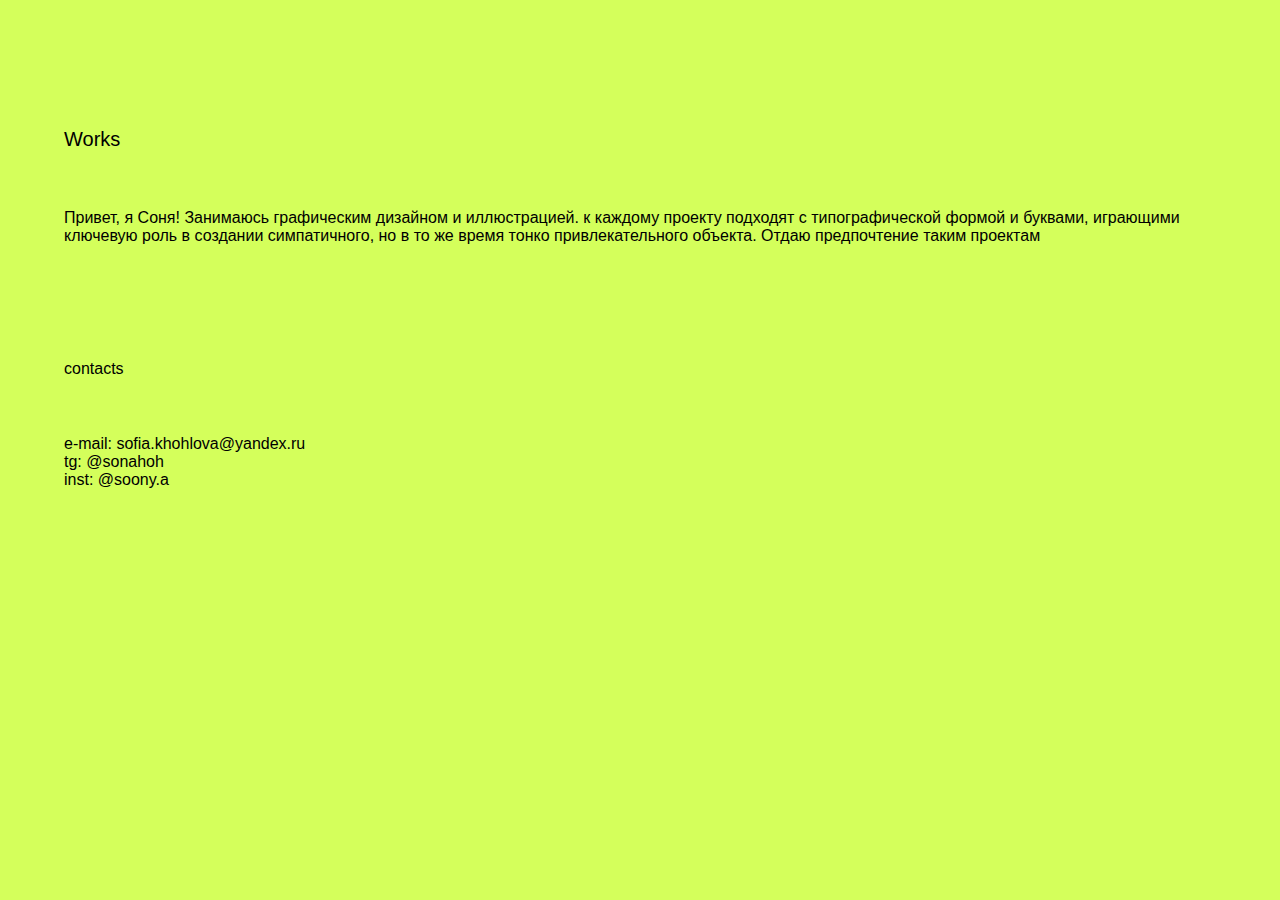
<file: about.html>
<!DOCTYPE html>
<html lang="en">
<head>
    <meta charset="UTF-8">
    <meta http-equiv="X-UA-Compatible" content="IE=edge">
    <meta name="viewport" content="width=device-width, initial-scale=1.0">
    <title>Сайт</title>
    <link rel="preconnect" href="https://fonts.googleapis.com">
    <link rel="preconnect" href="https://fonts.gstatic.com" crossorigin>
    <link href="https://fonts.googleapis.com/css2?family=Roboto:wght@500&display=swap" rel="stylesheet">
    <link rel="stylesheet" href="./about.css">
</head>
<body>
    <main>
        <div class="container">
            <a href="./index.html" class="logo">Works</a>
            <p class="about">Привет, я Соня! Занимаюсь графическим дизайном и иллюстрацией. к каждому проекту подходят с типографической формой 
                и буквами, играющими ключевую роль в создании симпатичного, но в то же время тонко привлекательного объекта. Отдаю предпочтение таким проектам</p>
            <p class="contacts">contacts</p>
            <p class="email">e-mail: sofia.khohlova@yandex.ru</p>
            <p class="telegram">tg: @sonahoh</p>
            <p class="instagram">inst: @soony.a</p>
        </div>
    </main>
    <!---<script src="сайт для Сони.js"></script>--->
</body>
</html>
</file>
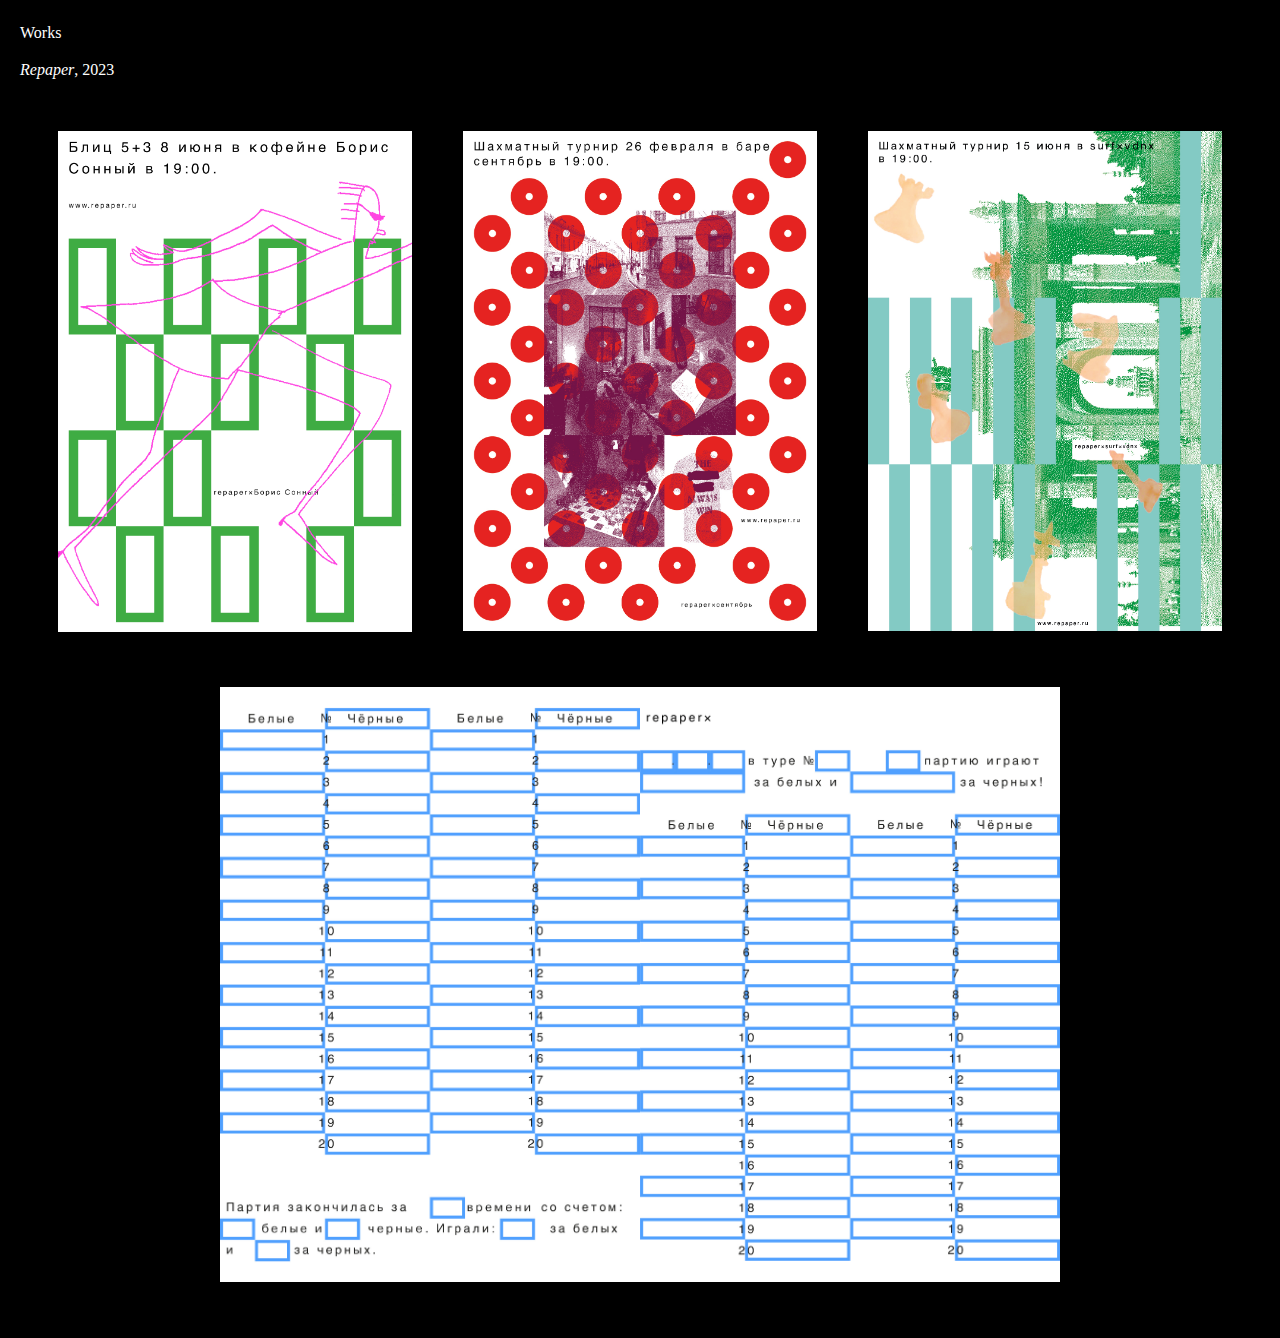
<file: chess.html>
<!DOCTYPE html>
<html lang="en">
<head>
    <meta charset="UTF-8">
    <meta http-equiv="X-UA-Compatible" content="IE=edge">
    <meta name="viewport" content="width=device-width, initial-scale=1.0">
    <title>Сайт</title>
    <link rel="preconnect" href="https://fonts.googleapis.com">
    <link rel="preconnect" href="https://fonts.gstatic.com" crossorigin>
    <link href="https://fonts.googleapis.com/css2?family=Roboto:wght@500&display=swap" rel="stylesheet">
    <link rel="stylesheet" href="./chess.css">
</head>
<body>
    <main>
        <div class="container">
            <div class="about1">
                <a href="./index.html" class="about">
                    <p>Works</p>
                </a>
                <a class="download">
                    <p><br><i>Repaper</i>, 2023</p>
                </a>
            </div>
            <div class="frame">
                <div class="one-three">
                    <div class="one object">
                        <img src="./портфолио/рееп/пл сен 45 26 число.jpg">
                    </div>
                    <div class="two object">
                        <img src="./портфолио/рееп/пл сен 23 июня4.jpg">
                    </div>
                    <div class="three object">
                        <img src="./портфолио/рееп/пл сен 23 июня.jpg">
                    </div>
                </div>
                <div class="four-five">
                    <div class="four object">
                        <img src="./портфолио/рееп/бл 2-01.jpg">
                    </div>
                    <div class="five object">
                        <img src="./портфолио/рееп/бл 1-01.jpg">
                    </div>
                </div>
            </div>
        </div>
    </main>
    <!---<script src="сайт для Сони.js"></script>--->
</body>
</html>
</file>
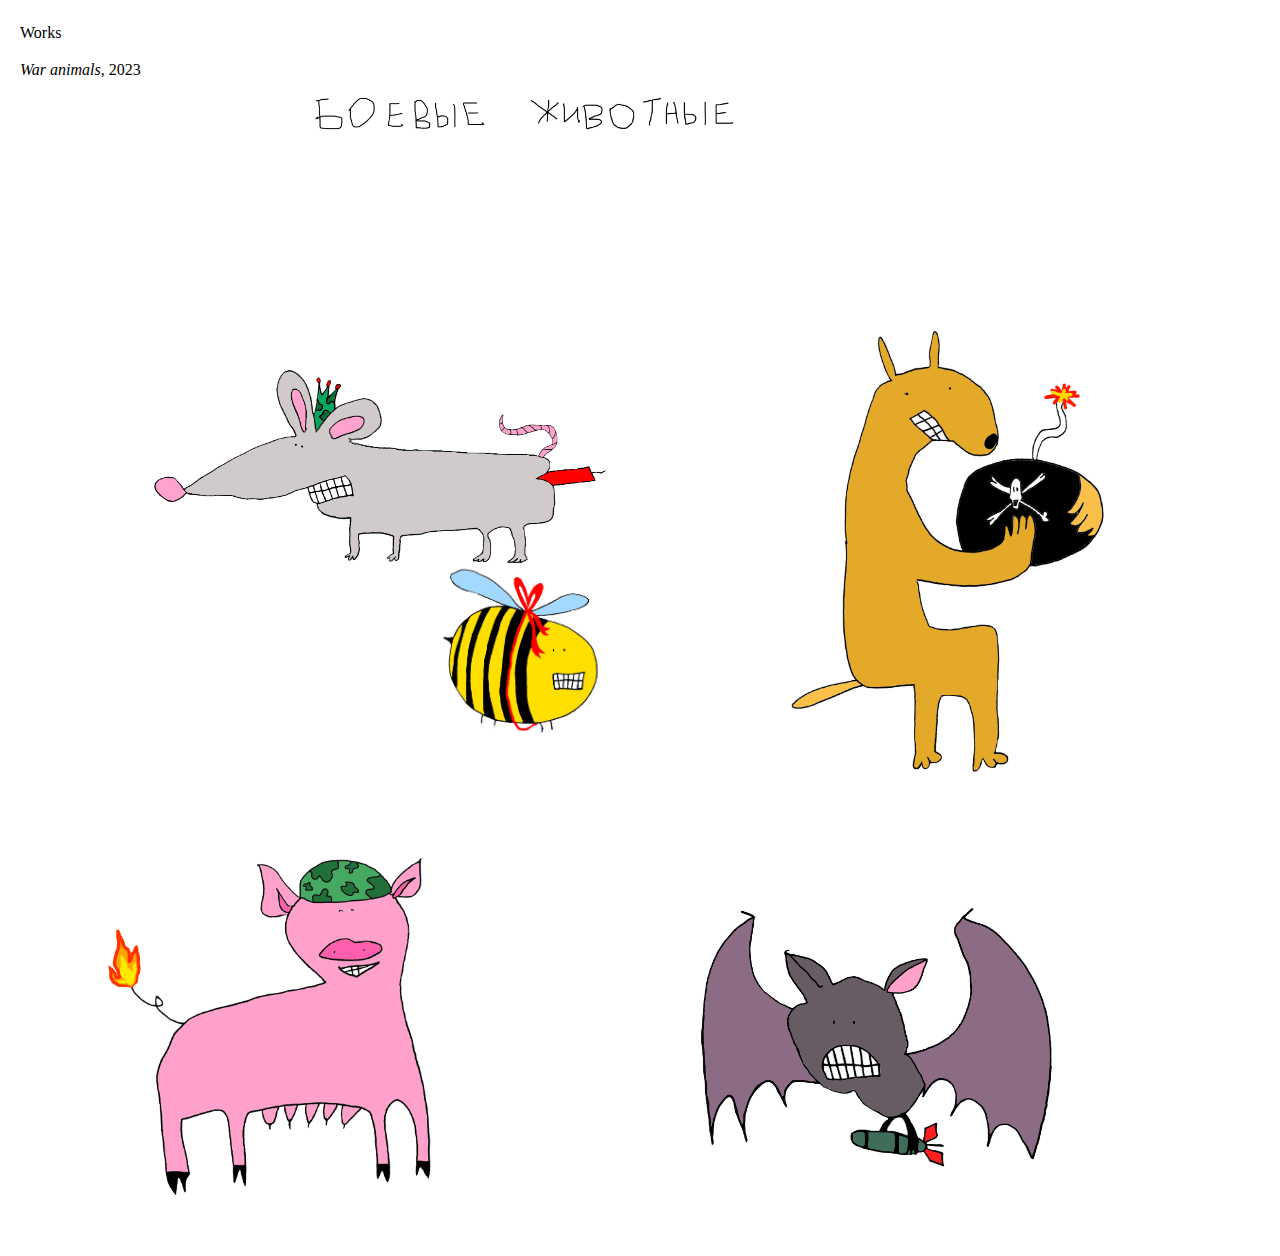
<file: fighting_animals.html>
<!DOCTYPE html>
<html lang="en">
<head>
    <meta charset="UTF-8">
    <meta http-equiv="X-UA-Compatible" content="IE=edge">
    <meta name="viewport" content="width=device-width, initial-scale=1.0">
    <title>Сайт</title>
    <link rel="preconnect" href="https://fonts.googleapis.com">
    <link rel="preconnect" href="https://fonts.gstatic.com" crossorigin>
    <link href="https://fonts.googleapis.com/css2?family=Roboto:wght@500&display=swap" rel="stylesheet">
    <link rel="stylesheet" href="./fighting_animals.css">
</head>
<body>
    <main>
        <div class="container">
            <div class="about1">
                <a href="./index.html" class="about">
                    <p>Works</p>
                </a>
                <a class="download">
                    <p><br/><i>War animals</i>, 2023</p>
                </a>
            </div>
            <div class="frame">
                <div class="name object">
                    <img src="./портфолио/боевые животные/плакат инфографика соня х2.png">
                </div>
                <div class="rat object">
                    <img src="./портфолио/боевые животные/крыса 2.png">
                </div>
                <div class="dog object">
                    <img src="./портфолио/боевые животные/собака.png">
                </div>
                <div class="bat object">
                    <img src="./портфолио/боевые животные/летучая мышь.png">
                </div>
                <div class="bees object">
                    <img src="./портфолио/боевые животные/пчела.png">
                </div>
                <div class="pig object">
                    <img src="./портфолио/боевые животные/свинья.png">
                </div>
            </div>
        </div>
    </main>
    <!---<script src="сайт для Сони.js"></script>--->
</body>
</html>
</file>
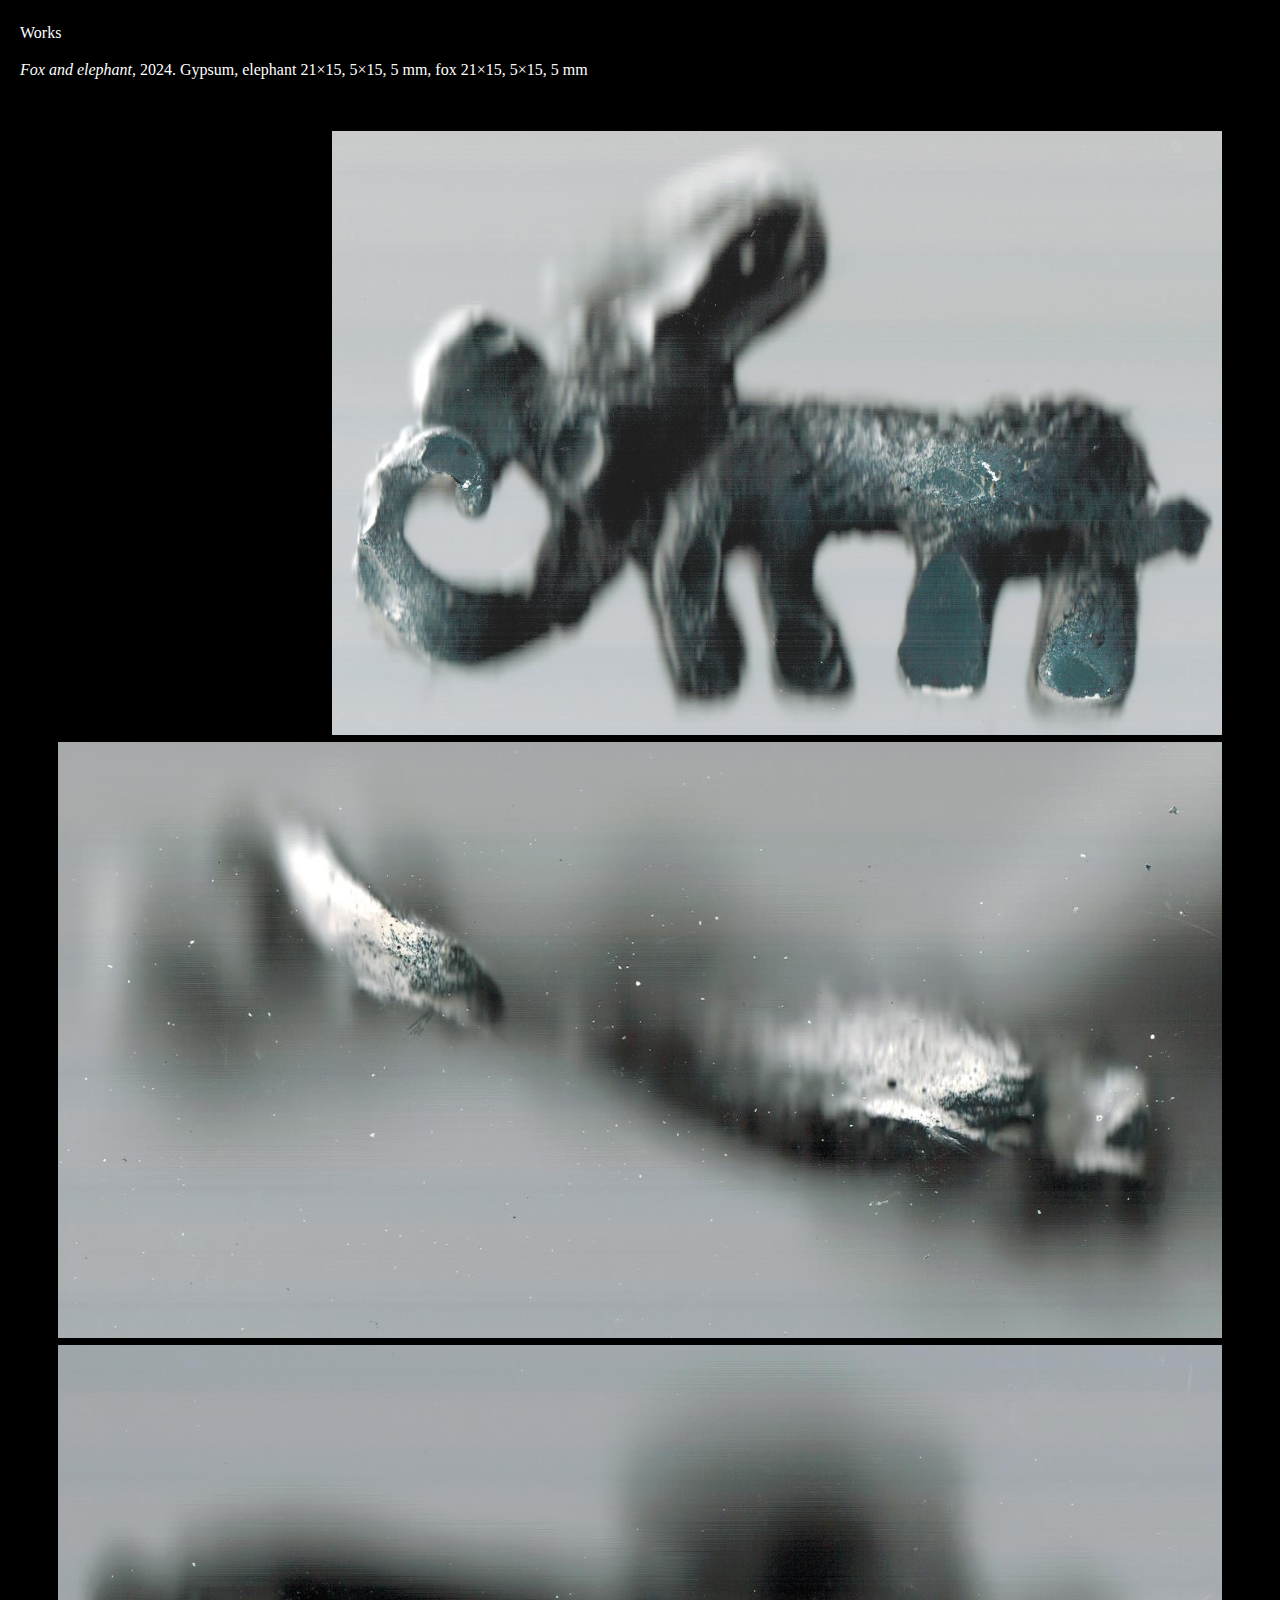
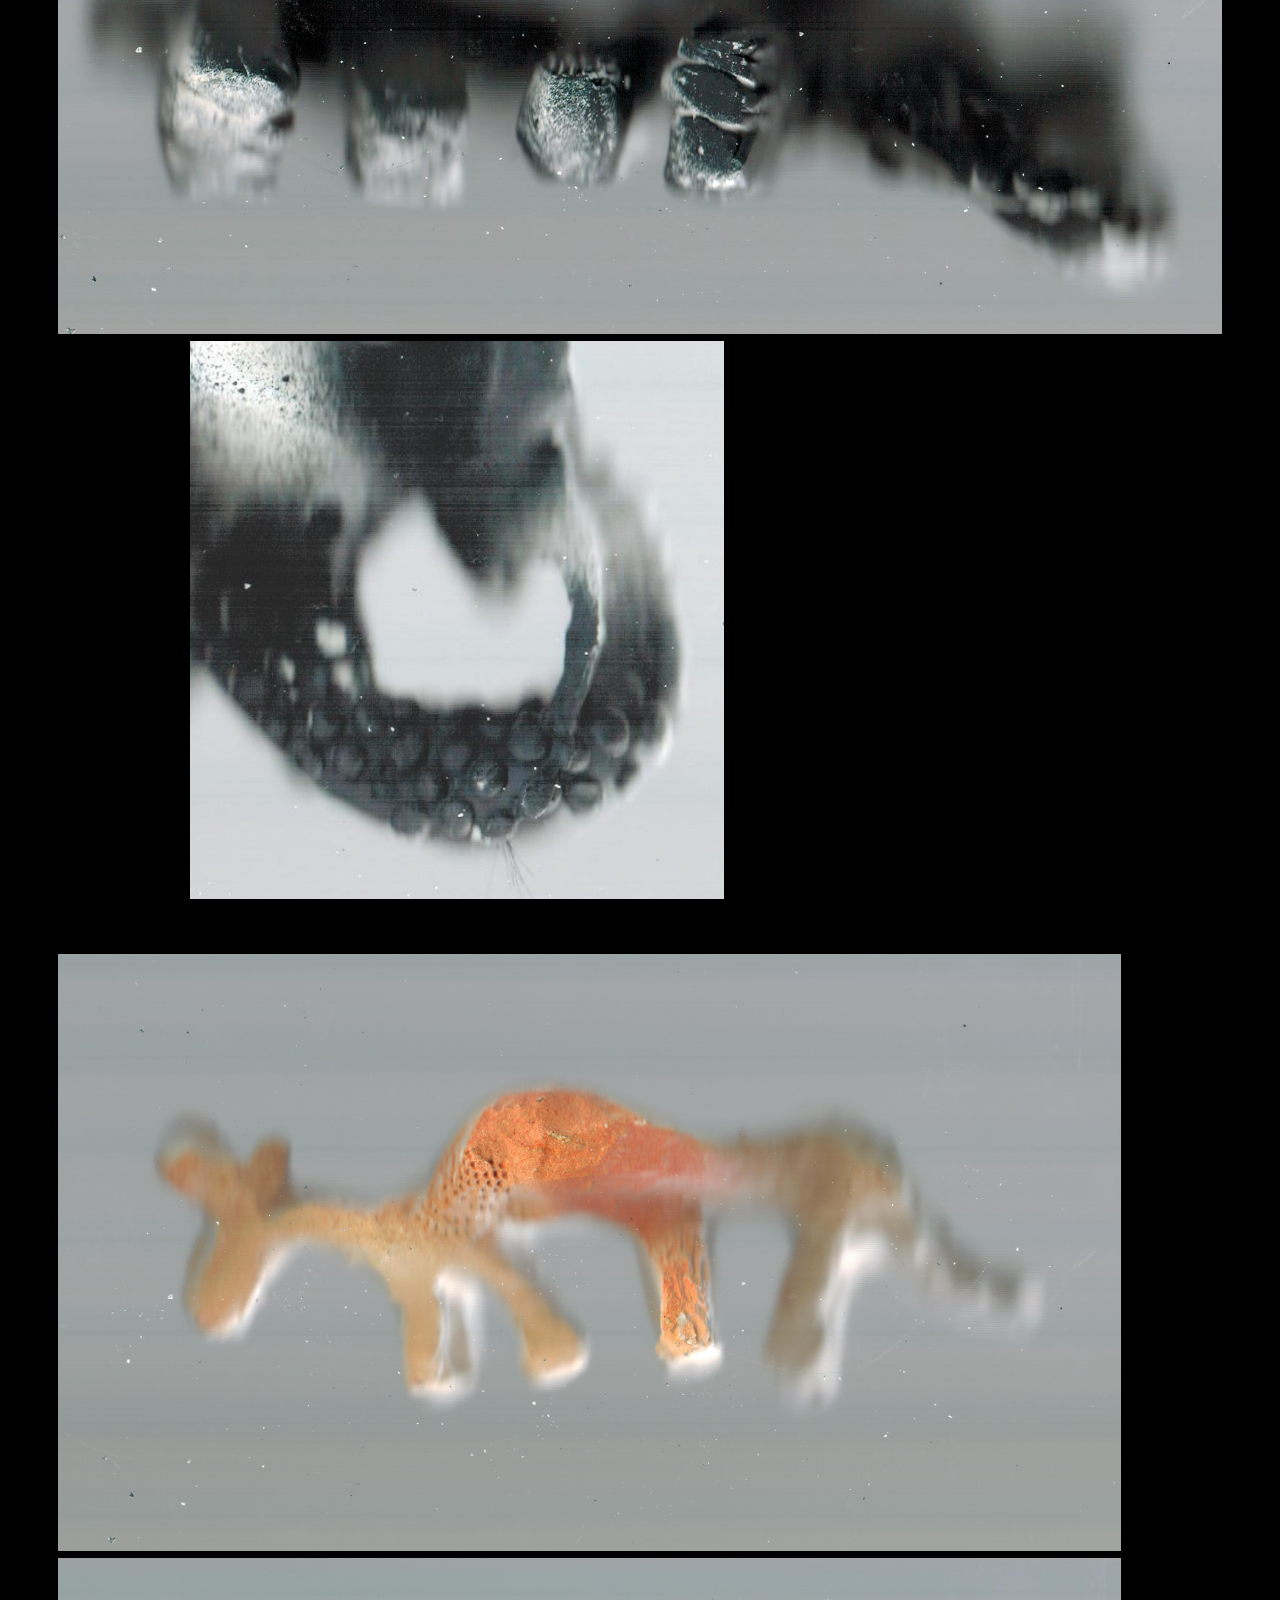
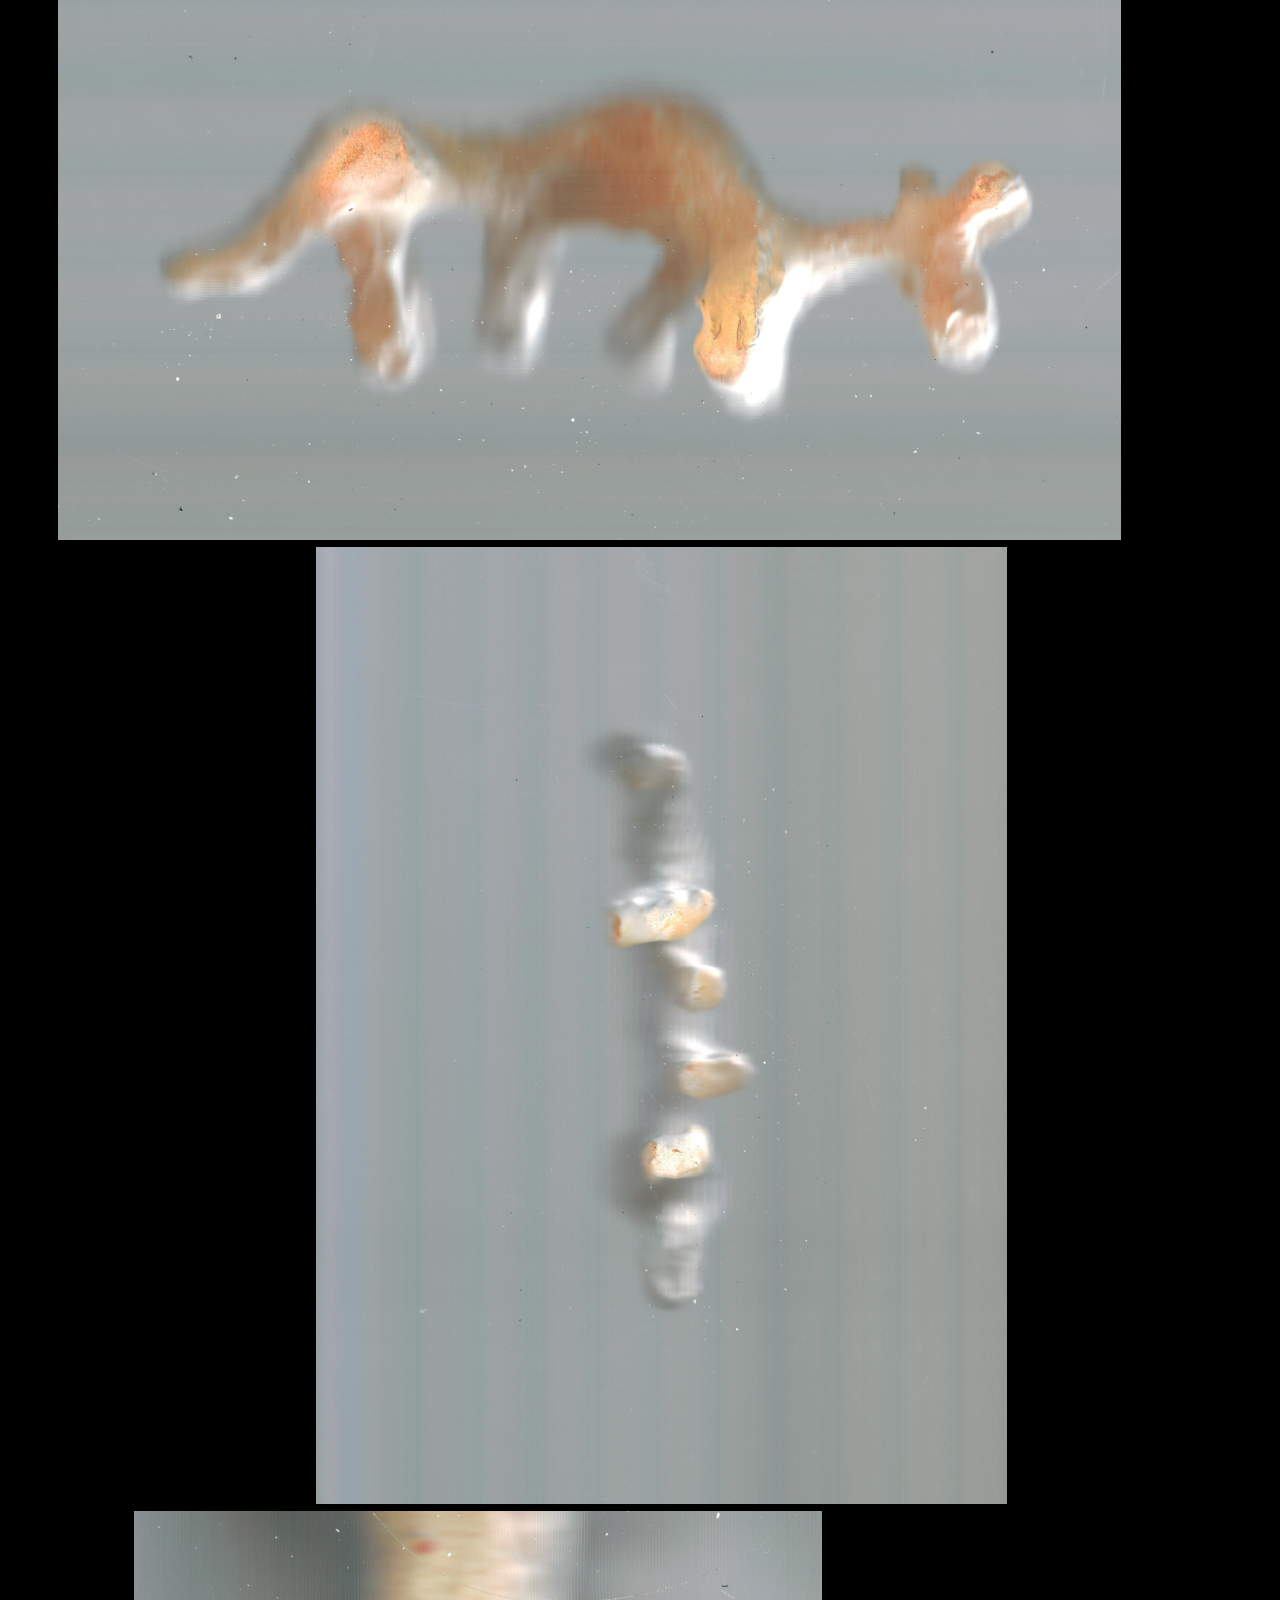
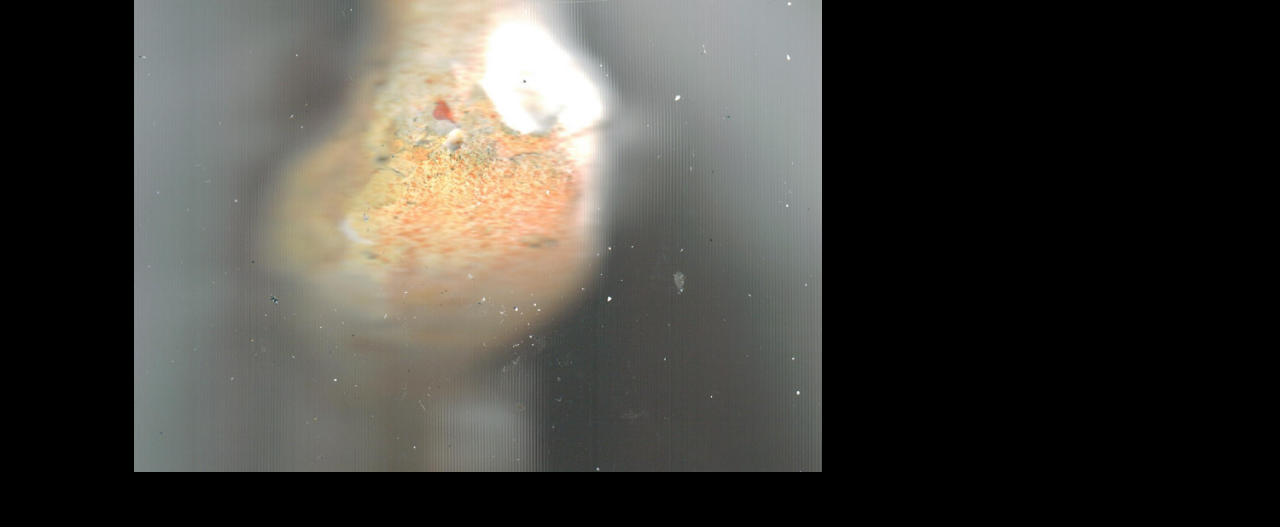
<file: fox-elephant.html>
<!DOCTYPE html>
<html lang="en">
<head>
    <meta charset="UTF-8">
    <meta http-equiv="X-UA-Compatible" content="IE=edge">
    <meta name="viewport" content="width=device-width, initial-scale=1.0">
    <title>Сайт</title>
    <link rel="preconnect" href="https://fonts.googleapis.com">
    <link rel="preconnect" href="https://fonts.gstatic.com" crossorigin>
    <link href="https://fonts.googleapis.com/css2?family=Roboto:wght@500&display=swap" rel="stylesheet">
    <link rel="stylesheet" href="./fox-elephant.css">
</head>
<body>
    <main>
        <div class="container">
            <div class="about1">
                <a href="./index.html" class="about">
                    <p>Works</p>
                </a>
                <a class="download">
                    <p><br><i>Fox and elephant</i>, 2024. Gypsum, elephant 
                        21×15, 5×15, 5 mm, fox 21×15, 5×15, 5 mm</p>
                </a>
            </div>
            <div class="frame">
                <div class="one object">
                    <img src="./портфолио/слон и лис/001.jpg">
                </div>
                <div class="two object">
                    <img src="./портфолио/слон и лис/005.jpg">
                </div>
                <div class="three object">
                    <img src="./портфолио/слон и лис/004.jpg">
                </div>
                <div class="four object">
                    <img src="./портфолио/слон и лис/1673126474-01.jpg">
                </div>
                <div class="five object">
                    <img src="./портфолио/слон и лис/010.jpg">
                </div>
                <div class="six object">
                    <img src="./портфолио/слон и лис/011.jpg">
                </div>
                <div class="seven object">
                    <img src="./портфолио/слон и лис/012-01.jpg">
                </div>
                <div class="eight object">
                    <img src="./портфолио/слон и лис/16731264741-01.jpg">
                </div>
            </div>
        </div>
    </main>
    <!---<script src="сайт для Сони.js"></script>--->
</body>
</html>
</file>
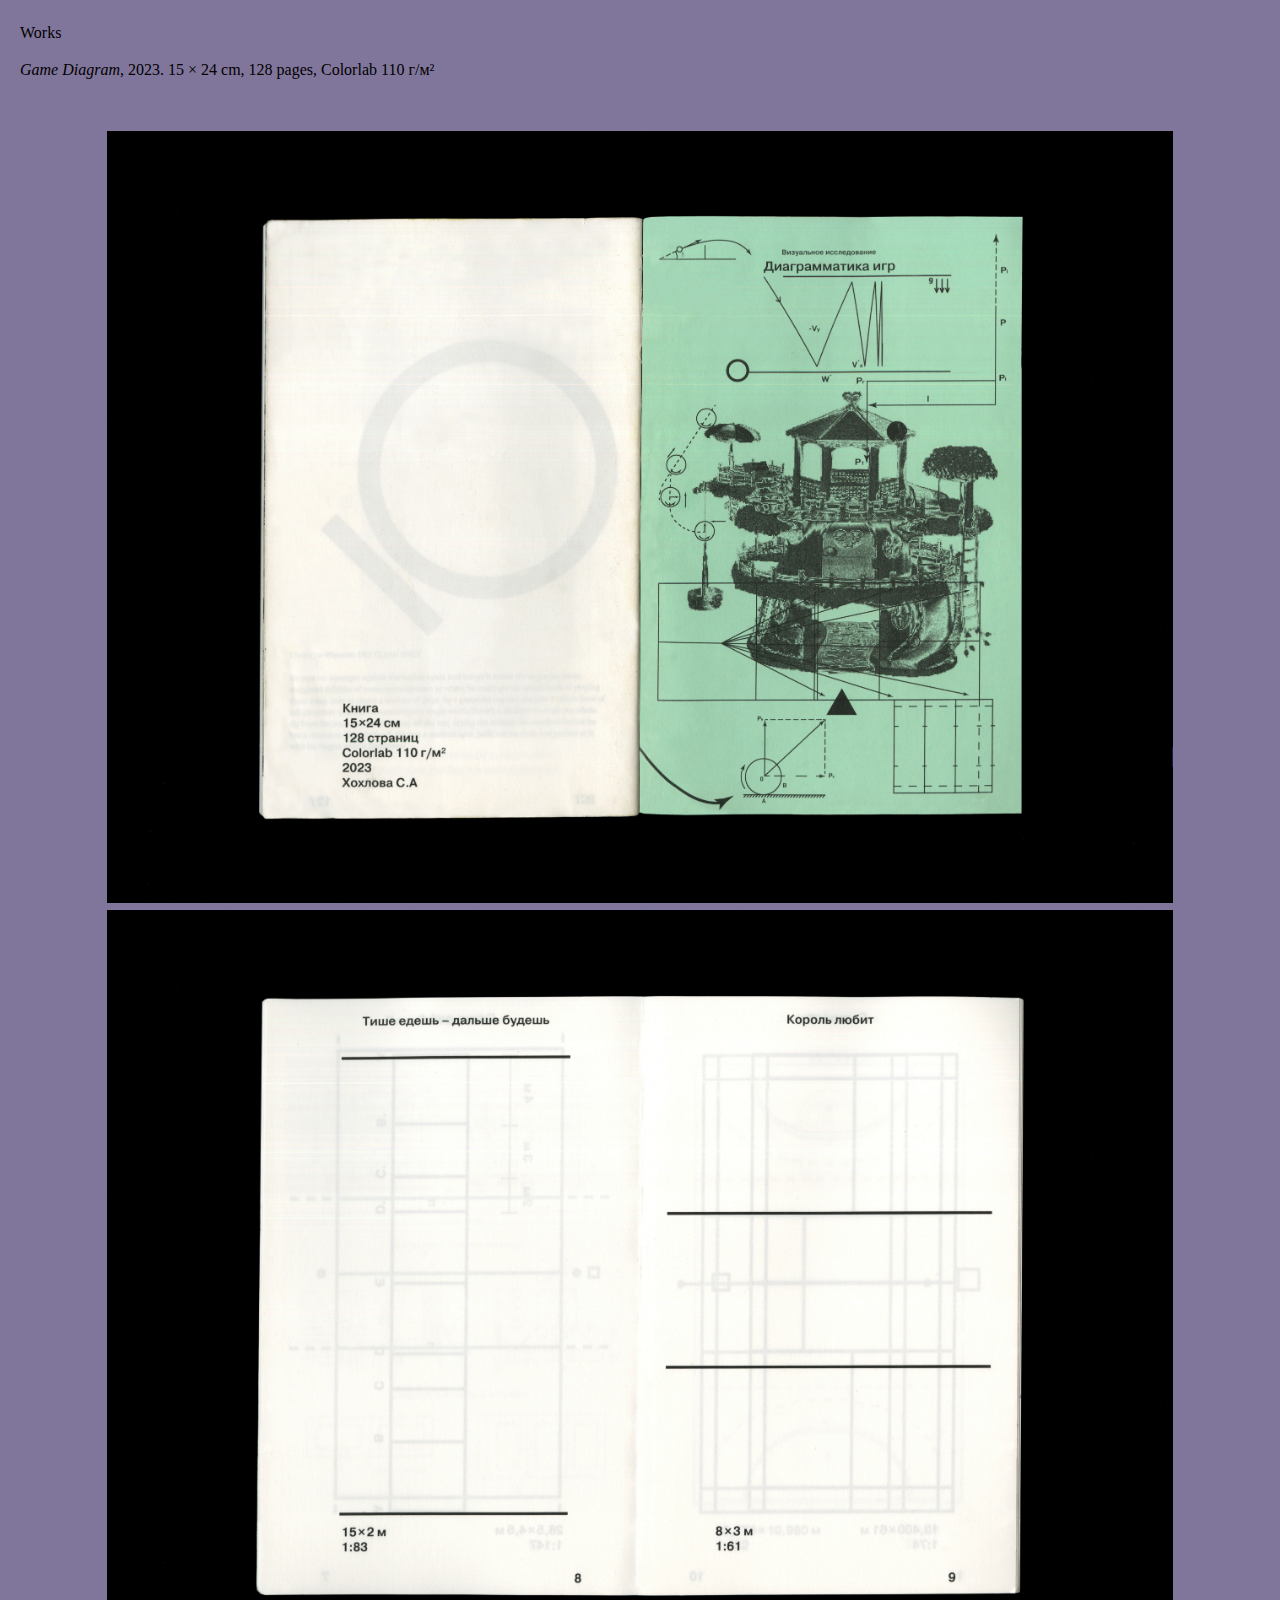
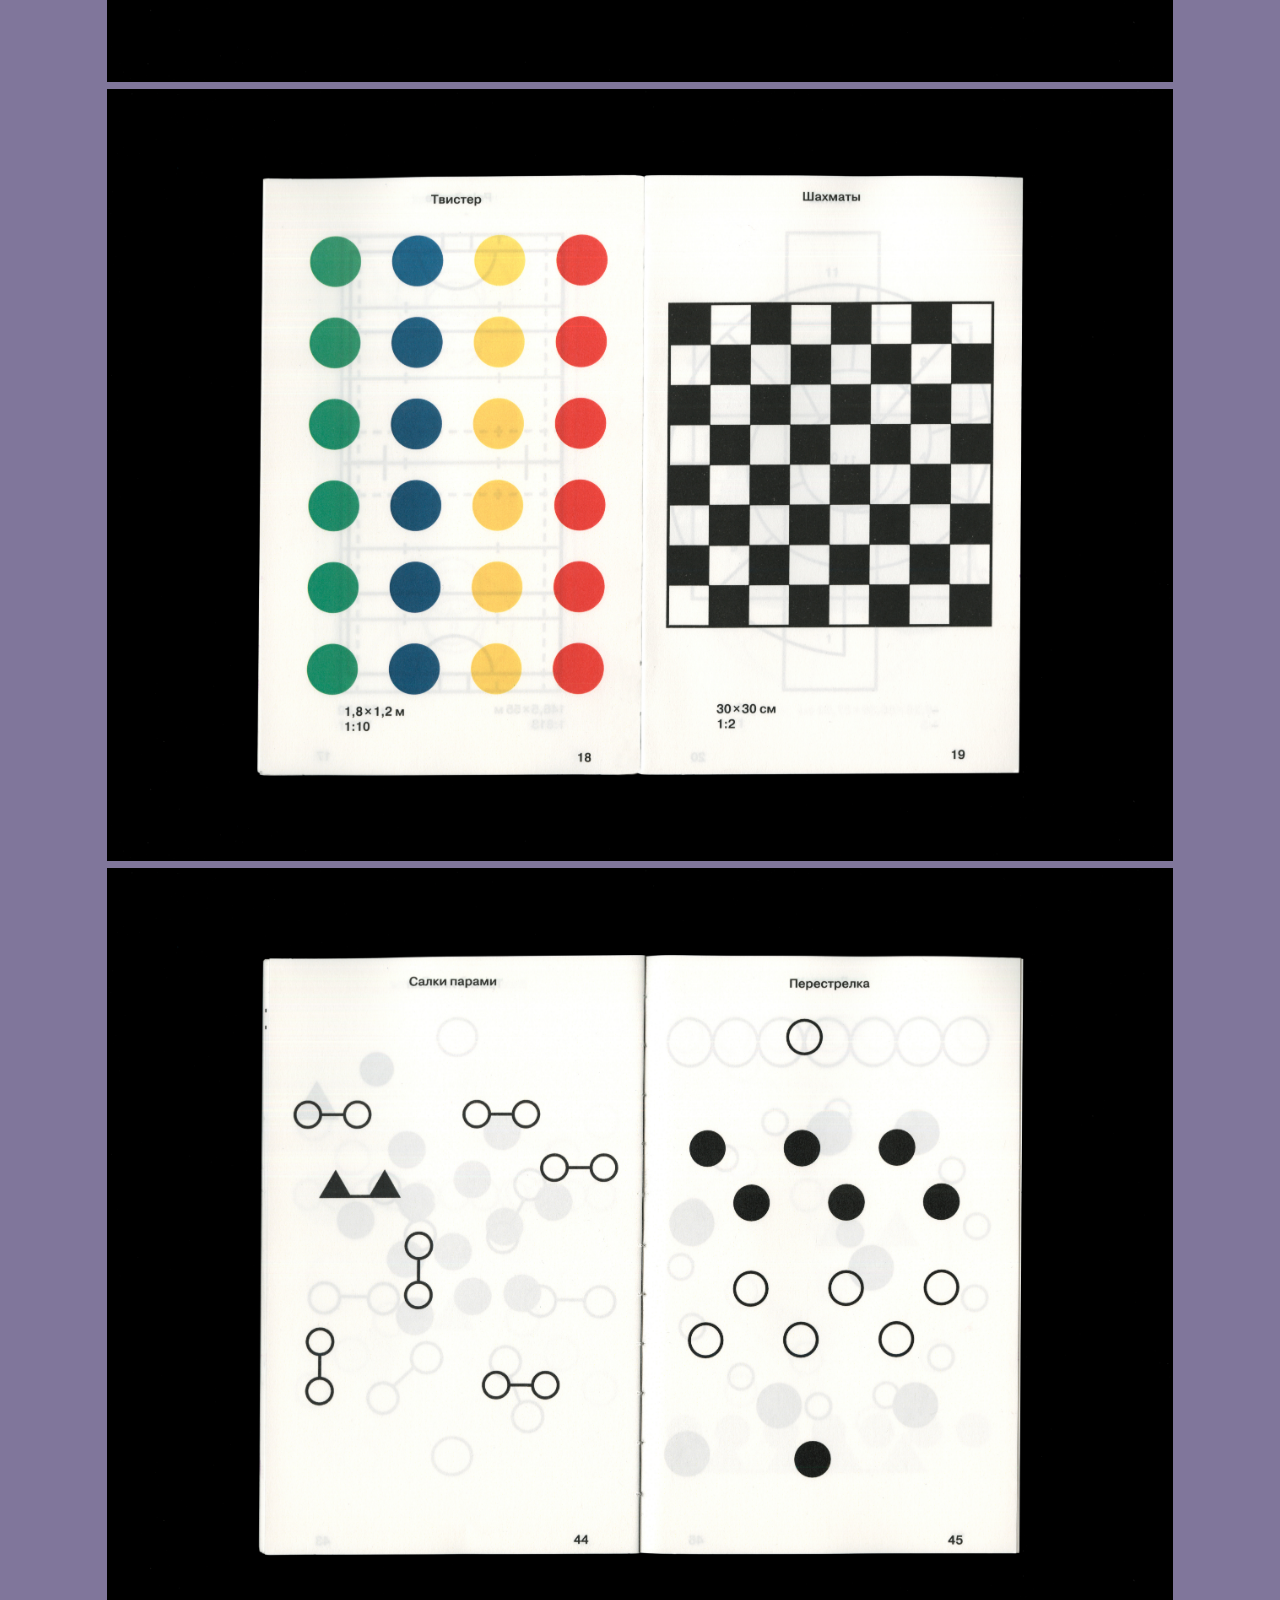
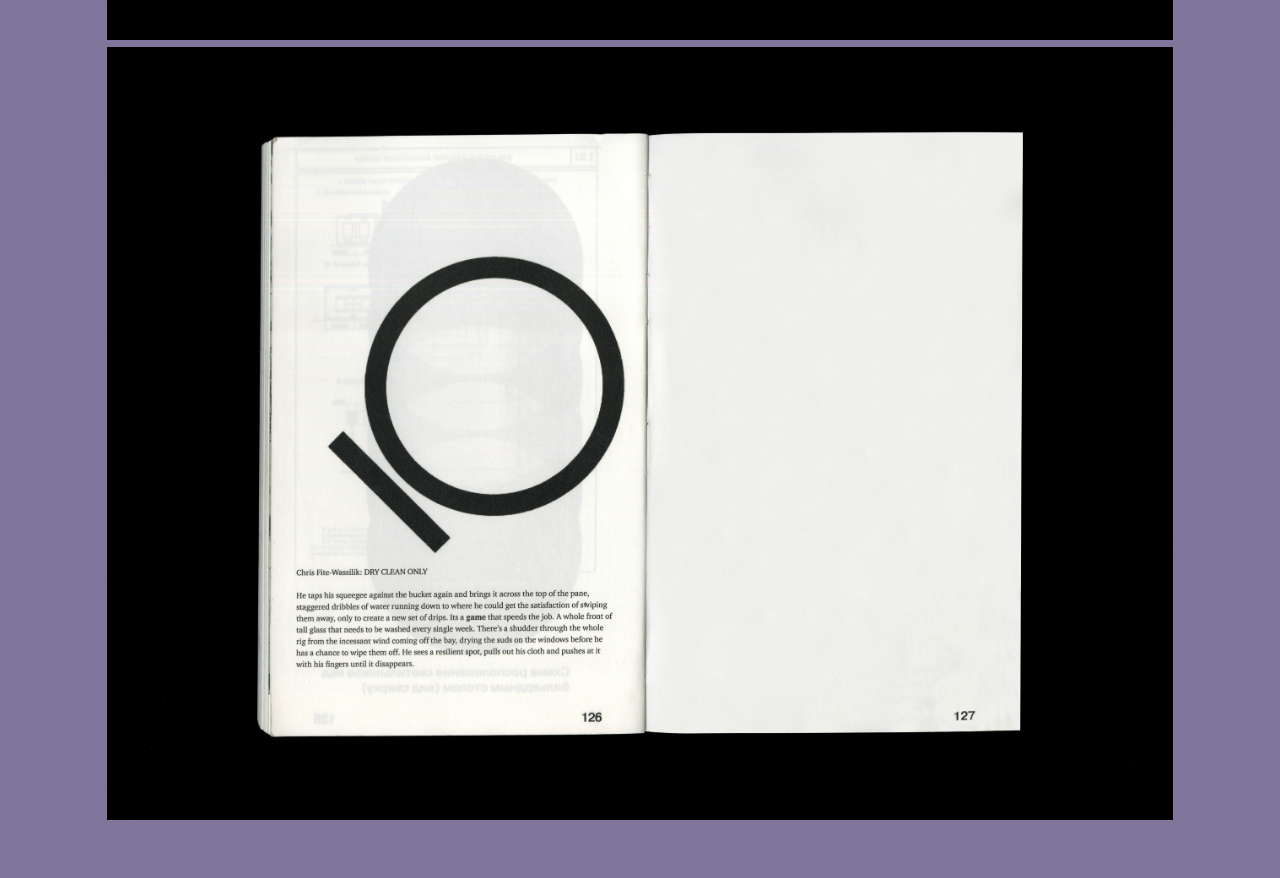
<file: game-diagrams.html>
<!DOCTYPE html>
<html lang="en">
<head>
    <meta charset="UTF-8">
    <meta http-equiv="X-UA-Compatible" content="IE=edge">
    <meta name="viewport" content="width=device-width, initial-scale=1.0">
    <title>Сайт</title>
    <link rel="preconnect" href="https://fonts.googleapis.com">
    <link rel="preconnect" href="https://fonts.gstatic.com" crossorigin>
    <link href="https://fonts.googleapis.com/css2?family=Roboto:wght@500&display=swap" rel="stylesheet">
    <link rel="stylesheet" href="./game-diagrams.css">
</head>
<body>
    <main>
        <div class="container">
            <div class="about1">
                <a href="./index.html" class="about">
                    <p>Works</p>
                </a>
                <a class="download">
                    <p><br/><i>Game Diagram</i>, 2023. 15 × 24 сm, 128 pages, Colorlab 110 г/м²</p>
                </a>
            </div>
            <div class="frame">
                <div class="one object">
                    <img src="./портфолио/виз исс/книга.jpg">
                </div>
                <div class="two object">
                    <img src="./портфолио/виз исс/книга1.jpg">
                </div>
                <div class="three object">
                    <img src="./портфолио/виз исс/книга2.jpg">
                </div>
                <div class="four object">
                    <img src="./портфолио/виз исс/книга3.jpg">
                </div>
                <div class="five object">
                    <img src="./портфолио/виз исс/книга4.jpg">
                </div>
            </div>
        </div>
    </main>
    <!---<script src="сайт для Сони.js"></script>--->
</body>
</html>
</file>
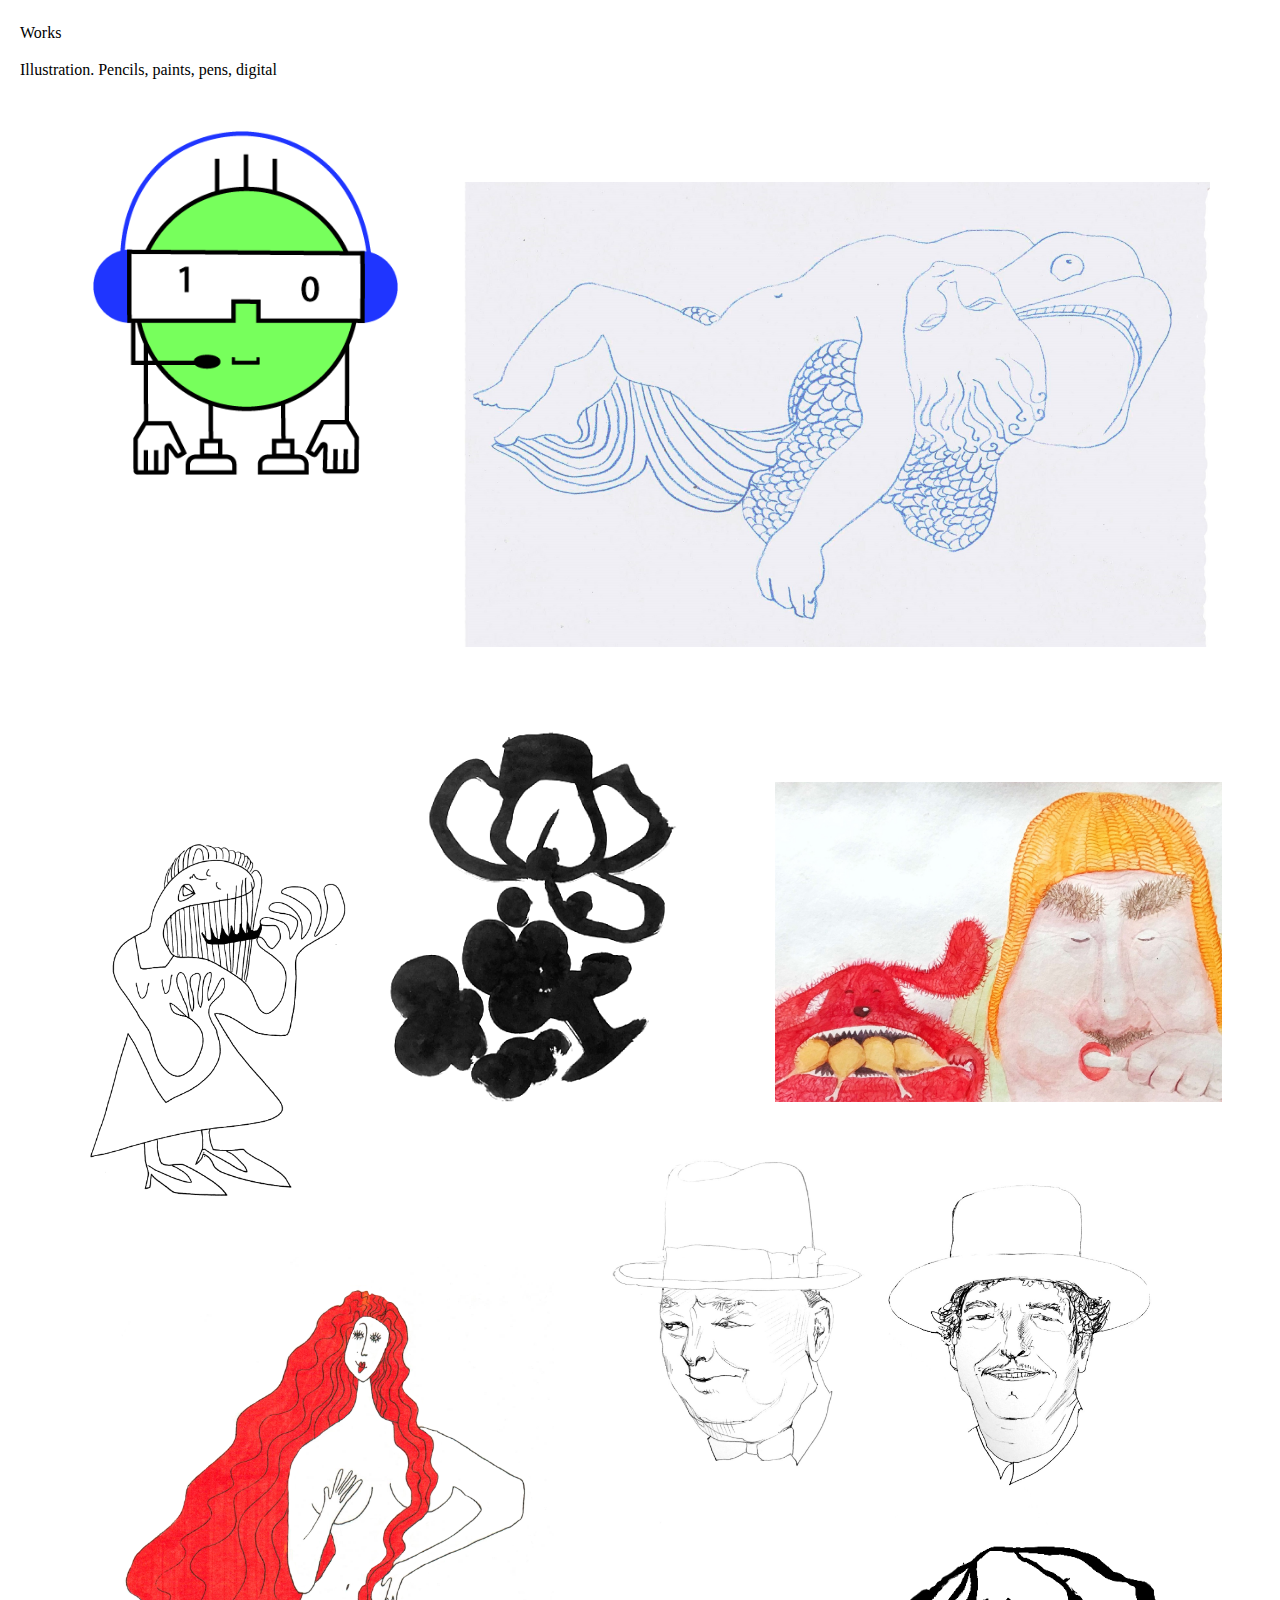
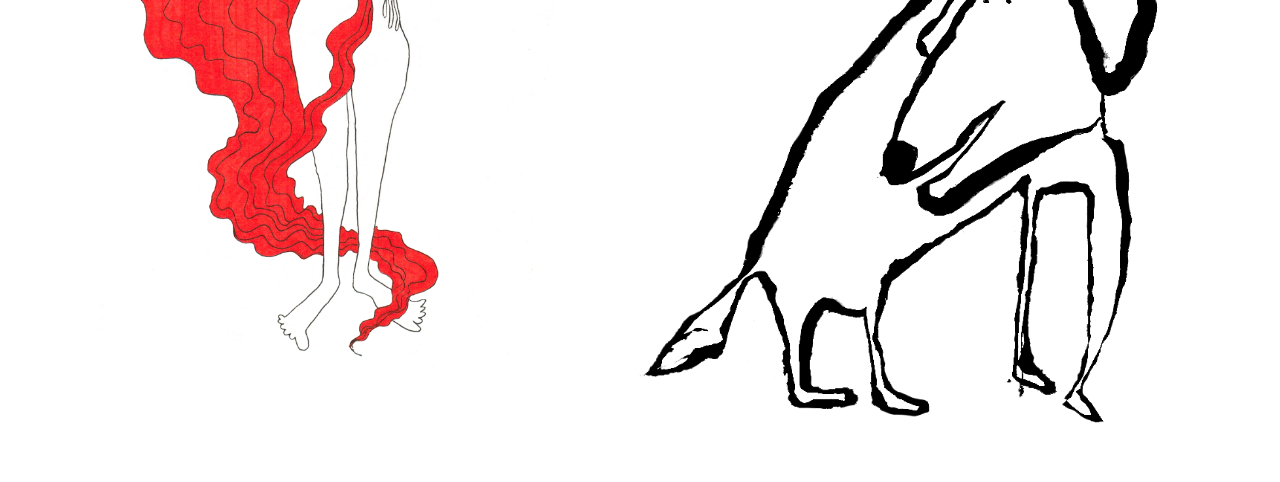
<file: illustrations.html>
<!DOCTYPE html>
<html lang="en">
<head>
    <meta charset="UTF-8">
    <meta http-equiv="X-UA-Compatible" content="IE=edge">
    <meta name="viewport" content="width=device-width, initial-scale=1.0">
    <title>Сайт</title>
    <link rel="preconnect" href="https://fonts.googleapis.com">
    <link rel="preconnect" href="https://fonts.gstatic.com" crossorigin>
    <link href="https://fonts.googleapis.com/css2?family=Roboto:wght@500&display=swap" rel="stylesheet">
    <link rel="stylesheet" href="./illustrations.css">
</head>
<body>
    <main>
        <div class="container">
            <div class="about1">
                <a href="./index.html" class="about">
                    <p>Works</p>
                </a>
                <a class="download">
                    <p><br>Illustration. Pencils, paints, pens, digital</p>
                </a>
            </div>
            <div class="frame">
                <div class="one object">
                    <img src="./портфолио/иллюстрац/чел для 3д.png">
                </div>
                <div class="two object">
                    <img src="./портфолио/иллюстрац/005.jpg">
                </div>
                <div class="three object">
                    <img src="./портфолио/иллюстрац/Отсканированные документы (89)-2.png">
                </div>
                <div class="four object">
                    <img src="./портфолио/иллюстрац/цветы 2.png">
                </div>
                <div class="five object">
                    <img src="./портфолио/иллюстрац/image 25.png">
                </div>
                <div class="six object">
                    <img src="./портфолио/иллюстрац/photo1705417014-01.jpg">
                </div>
                <div class="eight object">
                    <img src="./портфолио/иллюстрац/собака.png">
                </div>
                <div class="seven object">
                    <img src="./портфолио/иллюстрац/русалка.png">
                </div>
            </div>
        </div>
    </main>
    <!---<script src="сайт для Сони.js"></script>--->
</body>
</html>
</file>
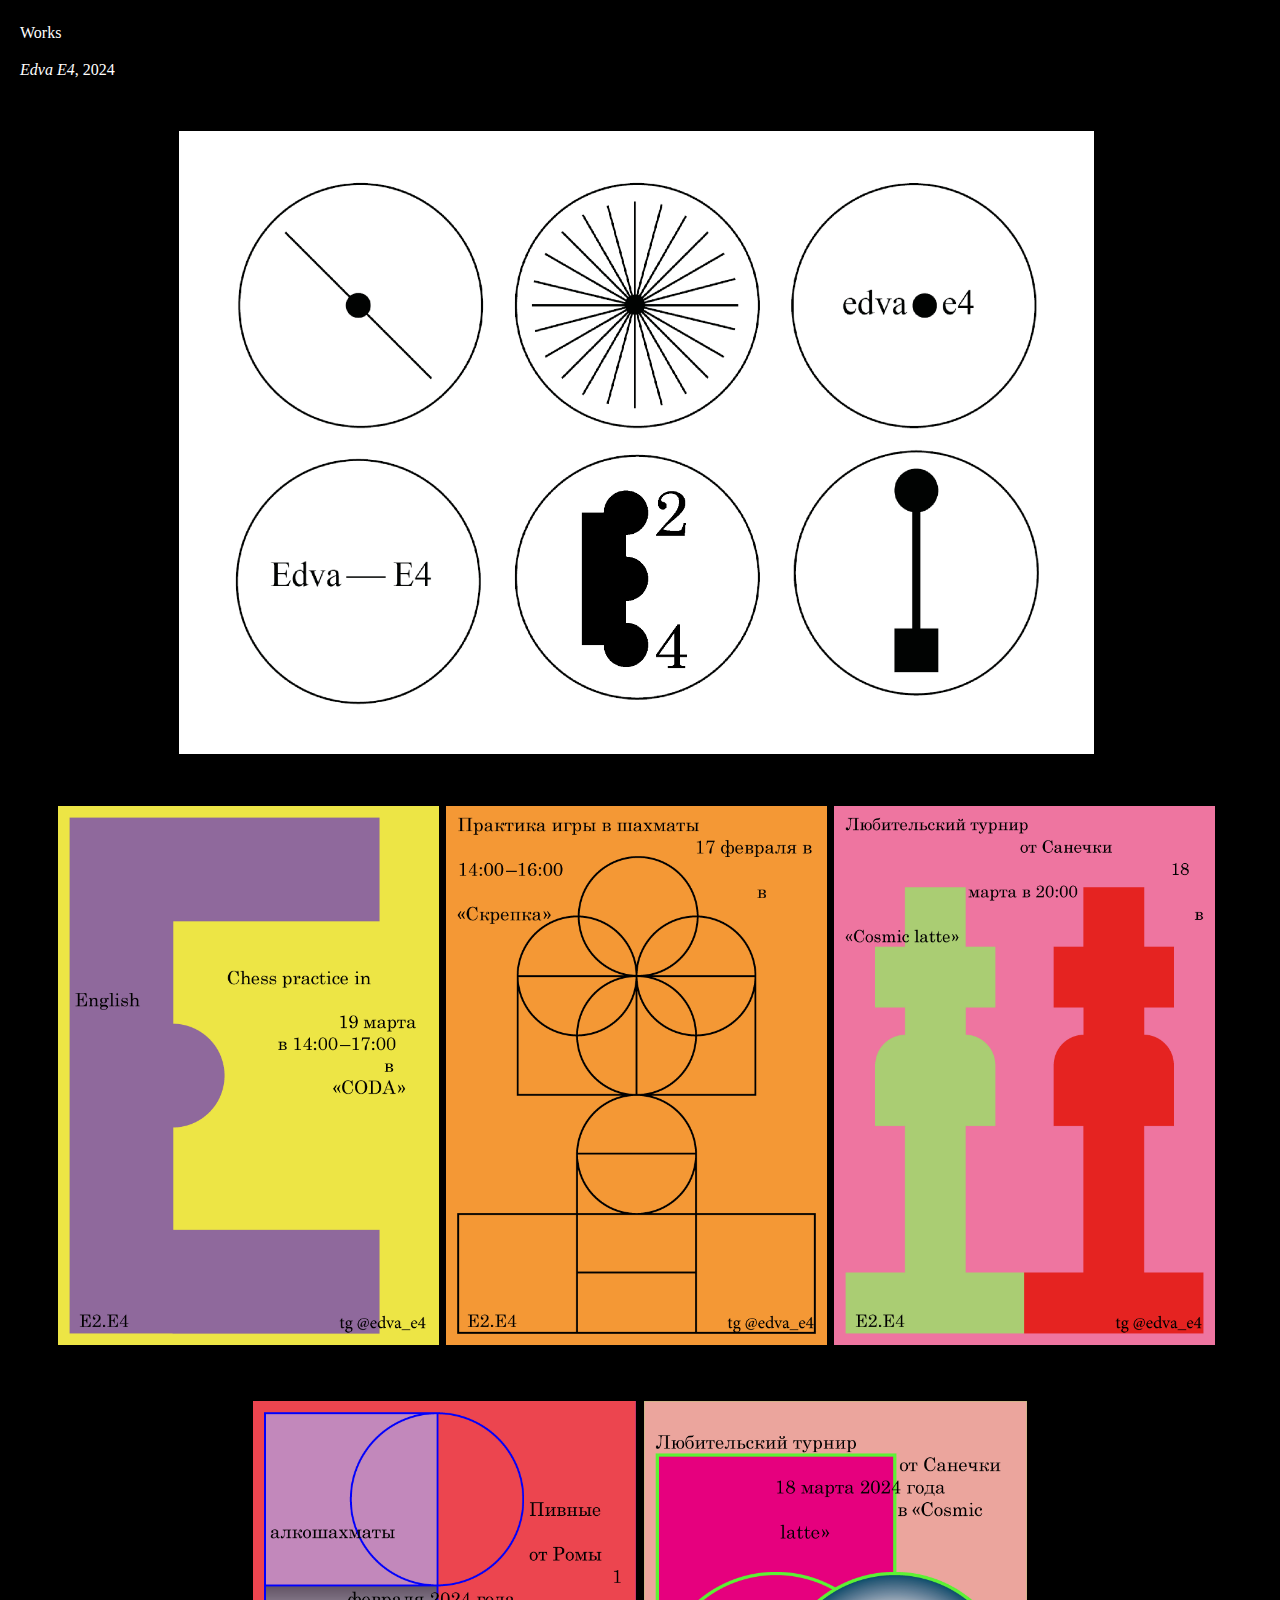
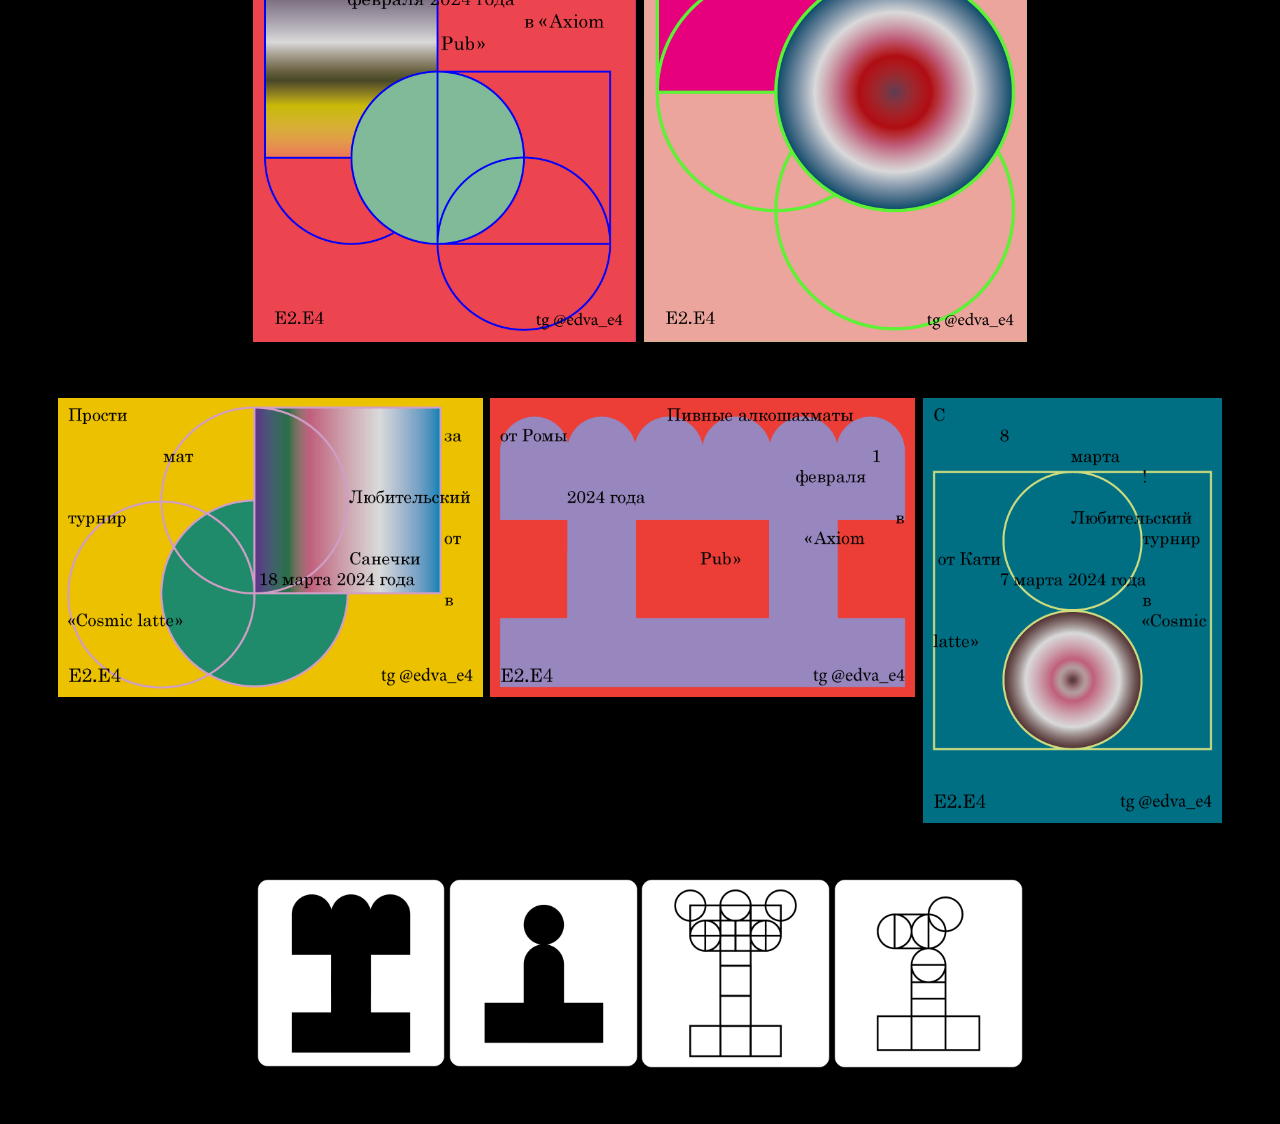
<file: posters.html>
<!DOCTYPE html>
<html lang="en">
<head>
    <meta charset="UTF-8">
    <meta http-equiv="X-UA-Compatible" content="IE=edge">
    <meta name="viewport" content="width=device-width, initial-scale=1.0">
    <title>Сайт</title>
    <link rel="preconnect" href="https://fonts.googleapis.com">
    <link rel="preconnect" href="https://fonts.gstatic.com" crossorigin>
    <link href="https://fonts.googleapis.com/css2?family=Roboto:wght@500&display=swap" rel="stylesheet">
    <link rel="stylesheet" href="./posters.css">
</head>
<body>
    <main>
        <div class="container">
            <div class="about1">
                <a href="./index.html" class="about">
                    <p>Works</p>
                </a>
                <a class="download">
                    <p><br/><i>Edva E4</i>, 2024</p>
                </a>
            </div>
            <div class="frame">
                <div class="one object ob">
                    <img src="./портфолио/едва е4/1.jpg">
                </div>
                <div class="two-four ob">
                    <div class="two object">
                        <img src="./портфолио/едва е4/плакаты2.jpg">
                    </div>
                    <div class="three object">
                        <img src="./портфолио/едва е4/плакаты.jpg">
                    </div>
                    <div class="four object">
                        <img src="./портфолио/едва е4/плакаты5.jpg">
                    </div>
                </div>
                <div class="five-six ob">
                    <div class="five object">
                        <img src="./портфолио/едва е4/плакаты4.jpg">
                    </div>
                    <div class="six object">
                        <img src="./портфолио/едва е4/плакаты3.jpg">
                    </div>
                </div>
                <div class="seven-nine ob">
                    <div class="seven object">
                        <img src="./портфолио/едва е4/открытки.jpg">
                    </div>
                    <div class="eight object">
                        <img src="./портфолио/едва е4/открытки2.jpg">
                    </div>
                    <div class="nine object">
                        <img src="./портфолио/едва е4/откр.jpg">
                    </div>
                </div>
                <div class="ten-thirteen ob">
                    <div class="ob1">
                        <div class="ten object">
                            <img src="./портфолио/едва е4/пины.png">
                        </div>
                        <div class="eleven object">
                            <img src="./портфолио/едва е4/пины2.png">
                        </div>
                    </div>
                    <div class="ob1">
                        <div class="twelve object">
                            <img src="./портфолио/едва е4/пины3.png">
                        </div>
                        <div class="thirteen object">
                            <img src="./портфолио/едва е4/пины4.png">
                        </div>
                    </div>
                </div>
            </div>
        </div>
    </main>
    <!---<script src="сайт для Сони.js"></script>--->
</body>
</html>
</file>
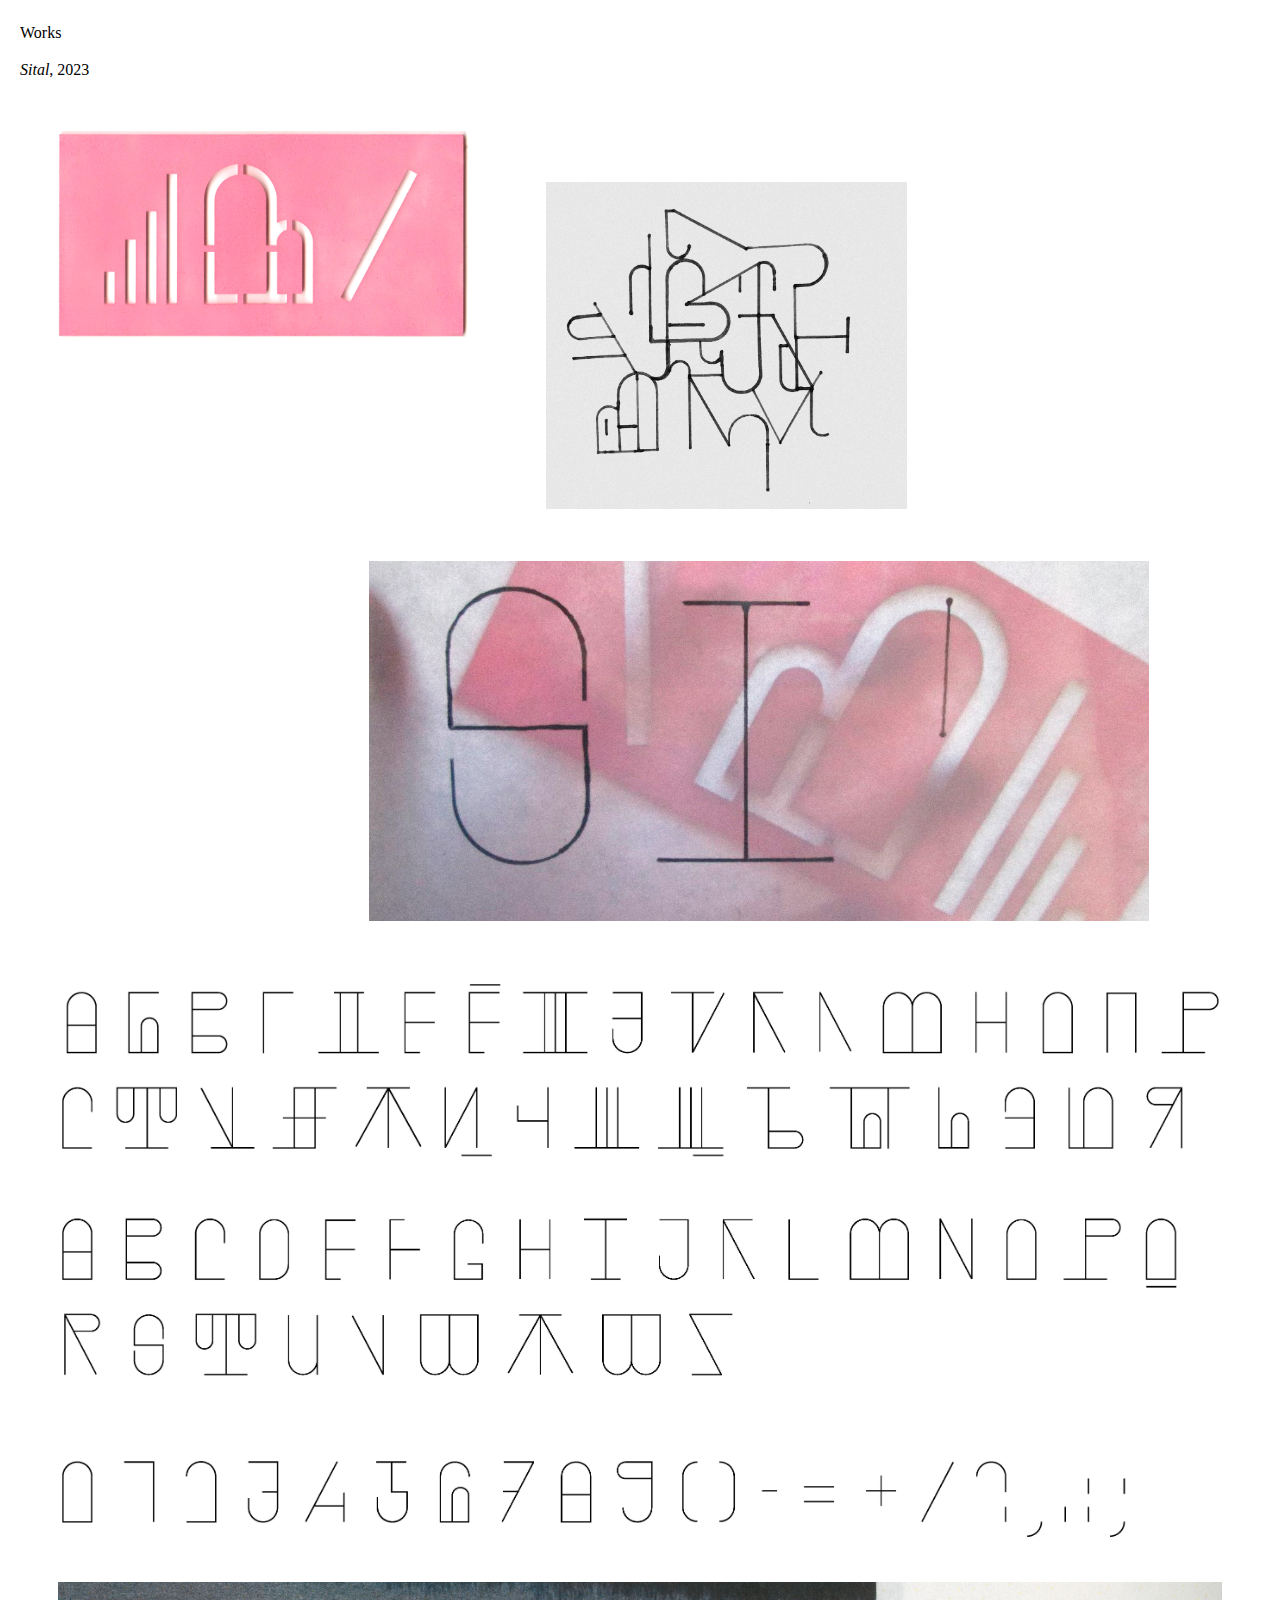
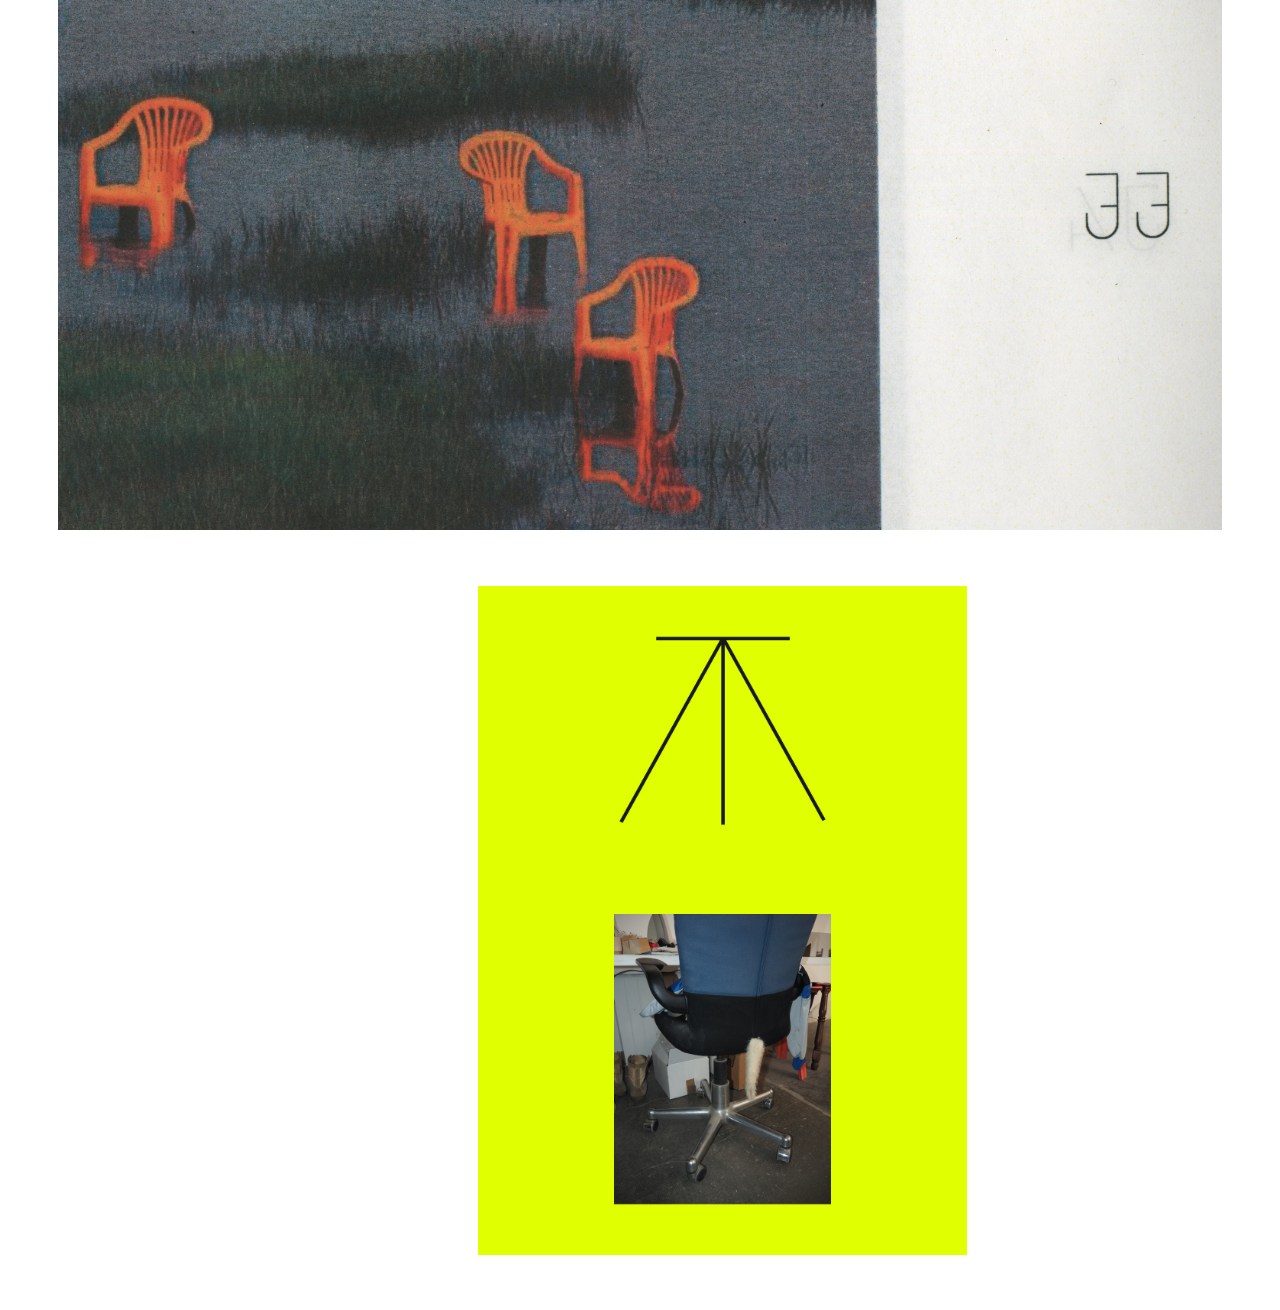
<file: sital.html>
<!DOCTYPE html>
<html lang="en">
<head>
    <meta charset="UTF-8">
    <meta http-equiv="X-UA-Compatible" content="IE=edge">
    <meta name="viewport" content="width=device-width, initial-scale=1.0">
    <title>Сайт</title>
    <link rel="preconnect" href="https://fonts.googleapis.com">
    <link rel="preconnect" href="https://fonts.gstatic.com" crossorigin>
    <link href="https://fonts.googleapis.com/css2?family=Roboto:wght@500&display=swap" rel="stylesheet">
    <link rel="stylesheet" href="./sital.css">
</head>
<body>
    <main>
        <div class="about1">
            <a href="./index.html" class="about">
                <p>Works</p>
            </a>
            <a class="download">
                <p><br/><i>Sital</i>, 2023</p>
            </a>
        </div>
        <div class="container">
            <div class="one-two">
                <div class="one object">
                    <img src="./портфолио/шрифт/линейка.png">
                </div>
                <div class="two object">
                    <img src="./портфолио/шрифт/Отсканированные документы (96).jpg">
                </div>
            </div>
            <div class="three object">
                <img src="./портфолио/шрифт/sital.jpg">
            </div>
            <div class="four-mobile object">
                <img src="./портфолио/шрифт/мобилка/т 1.jpg">
            </div>
            <div class="four-computer object">
                <img src="./портфолио/шрифт/текст.jpg">
            </div>
            <div class="five object">
                <img src="./портфолио/шрифт/livadnova057.png">
            </div>
            <div class="six object">
                <img src="./портфолио/шрифт/ОБЛ.jpg">
            </div>
        </div>
    </main>
    <!---<script src="сайт для Сони.js"></script>--->
</body>
</html>
</file>
<file: about.css>
* {
    margin: 0;
    padding: 0;
}
body{
    font-family: 'Oswald', sans-serif, 'Times New Roman';
    color: hsl(0, 100%, 50%);
    background-color: #D4FF5B;
}

.header {
    background-color: #ff0000;
    width: auto;
    height: 110px;
    display: flex;
    justify-content: center;
    align-items: center;
    font-family: 'Oswald', sans-serif;
}
.menu {
    font-family: 'Times New Roman';
}
.logo {
    font-family: 'Times New Roman';
    font-style: normal;
    font-weight: 400;
    font-size: 20px;
    line-height: 23px;
    text-align: center;
    color: #000000;
    font-family: 'Oswald', sans-serif;
    text-decoration: none;
}

main {
    background-color: #D4FF5B;
    color: #000000;
}

.container {
    padding-top: 10%;
    padding-left: 5%;
    padding-right: 5%;
}

.about {
    margin-top: 5%;
}

.contacts {
    margin-top: 10%;
}

.email {
    margin-top: 5%;
}
</file>
<file: chess.css>
* {
    margin: 0;
    padding: 0;
}
body{
    font-family: 'Times New Roman';
    color: #ffffff;
    background-color: #000000;
    ;
}
.header {
    background-color: #80769B;
    width: auto;
    height: 110px;
    display: flex;
    justify-content: center;
    align-items: center;
    font-family: 'Times New Roman';
}
.menu {
    font-family: 'Times New Roman';
}
.logo {
    font-family: 'Times New Roman';
    font-style: normal;
    font-weight: 700;
    font-size: 36px;
    line-height: 53px;
    text-align: center;
    text-transform: uppercase;
    color: #000000;
    font-family: 'Times New Roman';
}

@media (max-width:768px) {
    .frame {
        display: flex;
        flex-direction: column;
        align-items: center;
        justify-content: center;
        margin-left: 5.4%;
        margin-right: 5.4%;
        margin-top: 12.85%;
    }

    .about1 {
        margin-left: 5.4%;
        margin-right: 5.4%;
        margin-top: 14.71%;
    }

    .video {
        margin-top: 10%;
        margin-left: 33px;
        margin-bottom: 10%;
    }
    .about {
        font: 'Times New Roman';
        font-weight: 400;
        font-size: 18px;
        line-height: 23px;
        text-decoration: none;
        color: #ffffff;
    }
    
    .download {
        font: 'Times New Roman';
        font-weight: 400;
        font-size: 18px;
        line-height: 23px;
        text-decoration: none;
        color: #ffffff;
    }

    .object > img {
        max-width: 100%;
    }

    .object {
        margin-bottom: 14.4%;
    }
    
    .four-five {
        width: 86.4%;
        display: flex;
        flex-direction: column;
    }
    
    .four {
        margin-bottom: -1.4%;
    }

}

@media (min-width:769px) {
    .frame {
        display: flex;
        flex-direction: column;
        align-items: center;
        margin-left: 4.5%;
        margin-right: 4.5%;
        margin-top: 4.03%;
    }

    .video {
        margin-left: 20px;
        padding-bottom: 24px;
    }

    .about1 {
        margin-top: 24px;
        margin-left: 20px;
    }

    .about {
        font: 'Times New Roman';
        font-weight: 400;
        font-size: 16px;
        line-height: 18.4px;
        text-decoration: none;
        color: #ffffff;
    }
    
    .download {
        font: 'Times New Roman';
        font-weight: 400;
        font-size: 16px;
        line-height: 18.4px;
        text-decoration: none;
        color: #ffffff;
    }

    .object > img {
        width: 100%;
    }

    .object {
        width: 100%;
        margin-right: 4.4%;
    }

    .one-three {
        width: 100%;
        display: flex;
        flex-direction: row;
        margin-bottom: 4.43%;
    }

    .three {
        margin: 0;
    }

    .four-five {
        width: 72.2%;
        display: flex;
        flex-direction: row;
        align-items: center;
        justify-content: center;
        margin-bottom: 4.43%;
    }

    .four {
        margin: 0;
    }

    .five {
        margin: 0;
    }

}
</file>
<file: fighting_animals.css>
* {
    margin: 0;
    padding: 0;
}
body{
    font-family: 'Times New Roman';
    color: #000000;
    background-color: #FFFFFF;
}
.header {
    background-color: #ffffff;
    width: auto;
    height: 110px;
    display: flex;
    justify-content: center;
    align-items: center;
    font-family: 'Times New Roman';
}
.menu {
    font-family: 'Times New Roman';
}
.logo {
    font-family: 'Times New Roman';
    font-style: normal;
    font-weight: 700;
    font-size: 36px;
    line-height: 53px;
    text-align: center;
    text-transform: uppercase;
    color: #000000;
    font-family: 'Times New Roman';
}

@media (max-width:768px) {
    .frame {
        display: flex;
        flex-direction: column;
        align-items: center;
        justify-content: center;
        margin-left: 5.4%;
        margin-right: 5.4%;
        margin-top: 12.85%;
    }
    .about1 {
        margin-left: 5.4%;
        margin-right: 5.4%;
        margin-top: 14.71%;
    }

    .about {
        font: 'Times New Roman';
        font-weight: 400;
        font-size: 18px;
        line-height: 23px;
        text-decoration: none;
        color: #000000;
    }
    
    .download {
        font: 'Times New Roman';
        font-weight: 400;
        font-size: 18px;
        line-height: 23px;
        text-decoration: none;
        color: #000000;
    }

    .objects {
        width: 100%;
        display: flex;
        flex-direction: column;
        align-items: center;
        justify-content: center;
        margin-top: 3%;
    }

    .object {
        display: flex;
        align-items: center;
        justify-content: center;
        margin-bottom: 20.45%;
    }

    .name > img {
        max-width: 90.4%;
        margin-top: 3%;
    }
    .rat > img {
        max-width: 95%;
        padding-left: 5%;
    }

    .dog > img {
        max-width: 70.3%;
    }

    .bat > img {
        max-width: 77.6%;
    }

    .bees > img {
        max-width: 58.2%;
    }

    .pig > img {
        max-width: 89.7%;
    }

    .pig {
        margin: 0;
    }
}

@media (min-width:769px) {
    .frame {
        position: relative;
        aspect-ratio: 1311/1284;
        margin-left: 4.5%;
        margin-right: 4.5%;
        margin-top: 1.4%;
    }

    .about1 {
        margin-top: 24px;
        margin-left: 20px;
    }

    .about {
        font: 'Times New Roman';
        font-weight: 400;
        font-size: 16px;
        line-height: 18.4px;
        text-decoration: none;
        color: #000000;
    }
    
    .download {
        font: 'Times New Roman';
        font-weight: 400;
        font-size: 16px;
        line-height: 18.4px;
        text-decoration: none;
        color: #000000;
    }

    .object > img {
        max-width: 100%;
    }

    .name {
        position: absolute;
        top: 0%;  
        left: 22%;
        width: 36.2%;
    }

    .rat {
        position: absolute;
        top: 23.8%;
        left: 8%;
        width: 39.5%;
    }

    .dog {
        position: absolute;
        top: 18%;
        left: 61.3%;
        width: 30%;
    }

    .bees {
        position: absolute;
        top: 40.9%;
        left: 32.3%;
        width: 14.7%;
    }

    .pig {
        position: absolute;
        top: 65.2%;
        left: 2.1%;
        width: 33.7%;
    }

    .bat {
        position: absolute;
        top: 69.7%;
        left: 52%;
        width: 33.7%;
    }
}
</file>
<file: fox-elephant.css>
* {
    margin: 0;
    padding: 0;
}
body{
    font-family: 'Times New Roman';
    color: #ffffff;
    background-color: #000000;
    ;
}
.header {
    background-color: #80769B;
    width: auto;
    height: 110px;
    display: flex;
    justify-content: center;
    align-items: center;
    font-family: 'Times New Roman';
}
.menu {
    font-family: 'Times New Roman';
}
.logo {
    font-family: 'Times New Roman';
    font-style: normal;
    font-weight: 700;
    font-size: 36px;
    line-height: 53px;
    text-align: center;
    text-transform: uppercase;
    color: #000000;
    font-family: 'Times New Roman';
}

@media (max-width:768px) {
    .frame {
        display: flex;
        flex-direction: column;
        align-items: center;
        justify-content: center;
        margin-left: 5.4%;
        margin-right: 5.4%;
        margin-top: 12.85%;
        margin-bottom: 12.85%;
    }

    .about1 {
        margin-left: 5.4%;
        margin-right: 5.4%;
        margin-top: 14.71%;
    }

    .video {
        margin-top: 10%;
        margin-left: 33px;
        margin-bottom: 10%;
    }
    .about {
        font: 'Times New Roman';
        font-weight: 400;
        font-size: 18px;
        line-height: 23px;
        text-decoration: none;
        color: #ffffff;
    }
    
    .download {
        font: 'Times New Roman';
        font-weight: 400;
        font-size: 18px;
        line-height: 23px;
        text-decoration: none;
        color: #ffffff;
    }

    .object > img {
        max-width: 100%;
    }

    .four {
        margin-bottom: 14.4%;
    }
}

@media (min-width:769px) {
    .frame {
        display: flex;
        flex-direction: column;
        margin-left: 4.5%;
        margin-right: 4.5%;
        margin-top: 4.03%;
        margin-bottom: 4.03%;
    }

    .video {
        margin-left: 20px;
        padding-bottom: 24px;
    }

    .about1 {
        margin-top: 24px;
        margin-left: 20px;
    }

    .about {
        font: 'Times New Roman';
        font-weight: 400;
        font-size: 16px;
        line-height: 18.4px;
        text-decoration: none;
        color: #ffffff;
    }
    
    .download {
        font: 'Times New Roman';
        font-weight: 400;
        font-size: 16px;
        line-height: 18.4px;
        text-decoration: none;
        color: #ffffff;
    }

    .object > img {
        max-width: 100%;
    }

    .object {
        margin-bottom: 0.25%;
    }

    .eight {
        margin-bottom: 0;
    }

    .one {
        width: 76.4%;
        margin-left: 23.6%;
    }

    .four {
        width: 45.8%;
        margin-left: 11.4%;
        margin-bottom: 4.43%;
    }

    .five {
        width: 91.3%;
    }

    .six {
        width: 91.3%;
    }

    .seven {
        width: 59.3%;
        margin-left: 22.2%;
    }

    .eight {
        width: 59%;
        margin-left: 6.6%;
    }

}
</file>
<file: game-diagrams.css>
* {
    margin: 0;
    padding: 0;
}
body{
    font-family: 'Times New Roman';
    color: #000000;
    background-color: #80769B;
    ;
}
.header {
    background-color: #80769B;
    width: auto;
    height: 110px;
    display: flex;
    justify-content: center;
    align-items: center;
    font-family: 'Times New Roman';
}
.menu {
    font-family: 'Times New Roman';
}
.logo {
    font-family: 'Times New Roman';
    font-style: normal;
    font-weight: 700;
    font-size: 36px;
    line-height: 53px;
    text-align: center;
    text-transform: uppercase;
    color: #000000;
    font-family: 'Times New Roman';
}

@media (max-width:768px) {
    .frame {
        display: flex;
        flex-direction: column;
        align-items: center;
        justify-content: center;
        margin-top: 12.85%;
        margin-bottom: 12.85%;
    }

    .about1 {
        margin-left: 5.4%;
        margin-right: 5.4%;
        margin-top: 14.71%;
    }

    .video {
        margin-top: 10%;
        margin-left: 33px;
        margin-bottom: 10%;
    }
    .about {
        font: 'Times New Roman';
        font-weight: 400;
        font-size: 18px;
        line-height: 23px;
        text-decoration: none;
        color: #000000;
    }
    
    .download {
        font: 'Times New Roman';
        font-weight: 400;
        font-size: 18px;
        line-height: 23px;
        text-decoration: none;
        color: #000000;
    }

    .object > img {
        max-width: 100%;
    }
}

@media (min-width:769px) {
    .frame {
        display: flex;
        flex-direction: column;
        align-items: center;
        margin-left: 4.5%;
        margin-right: 4.5%;
        margin-top: 4.03%;
        margin-bottom: 4.03%;
    }

    .video {
        margin-left: 20px;
        padding-bottom: 24px;
    }

    .about1 {
        margin-top: 24px;
        margin-left: 20px;
    }

    .about {
        font: 'Times New Roman';
        font-weight: 400;
        font-size: 16px;
        line-height: 18.4px;
        text-decoration: none;
        color: #000000;
    }
    
    .download {
        font: 'Times New Roman';
        font-weight: 400;
        font-size: 16px;
        line-height: 18.4px;
        text-decoration: none;
        color: #000000;
    }

    .object > img {
        width: 100%;
    }

    .object {
        width: 91.5%;
        margin-bottom: 0.25%;
    }

    
}
</file>
<file: illustrations.css>
* {
    margin: 0;
    padding: 0;
}
body{
    font-family: 'Times New Roman';
    color: #000000;
    background-color: #FFFFFF;
}
.header {
    background-color: #ffffff;
    width: auto;
    height: 110px;
    display: flex;
    justify-content: center;
    align-items: center;
    font-family: 'Times New Roman';
}
.menu {
    font-family: 'Times New Roman';
}
.logo {
    font-family: 'Times New Roman';
    font-style: normal;
    font-weight: 700;
    font-size: 36px;
    line-height: 53px;
    text-align: center;
    text-transform: uppercase;
    color: #000000;
    font-family: 'Times New Roman';
}

@media (max-width:768px) {
    .frame {
        display: flex;
        flex-direction: column;
        align-items: center;
        justify-content: center;
        margin-left: 5.4%;
        margin-right: 5.4%;
        margin-top: 12.85%;
    }

    .about1 {
        margin-left: 5.4%;
        margin-right: 5.4%;
        margin-top: 14.71%;
    }

    .about {
        font: 'Times New Roman';
        font-weight: 400;
        font-size: 18px;
        line-height: 23px;
        text-decoration: none;
        color: #000000;
    }
    
    .download {
        font: 'Times New Roman';
        font-weight: 400;
        font-size: 18px;
        line-height: 23px;
        text-decoration: none;
        color: #000000;
    }

    .object > img {
        max-width: 100%;
    }

    .object {
        margin-bottom: 14.4%;
    }

    .one {
        width: 56.8%;
        margin-left: 10%;
    }

    .three {
        margin-bottom: 3%;
    }

    .four {
        margin-left: 5.7%;
    }

    .six {
        margin-bottom: 10%;
    }
}

@media (min-width:769px) {
    .frame {
        position: relative;
        aspect-ratio: 1311/2196;
        margin-left: 4.5%;
        margin-right: 4.5%;
        margin-top: 4.03%;
    }

    .about1 {
        margin-top: 24px;
        margin-left: 20px;
    }

    .about {
        font: 'Times New Roman';
        font-weight: 400;
        font-size: 16px;
        line-height: 18.4px;
        text-decoration: none;
        color: #000000;
    }
    
    .download {
        font: 'Times New Roman';
        font-weight: 400;
        font-size: 16px;
        line-height: 18.4px;
        text-decoration: none;
        color: #000000;
    }

    .object > img {
        max-width: 100%;
    }

    .one {
        position: absolute;
        top: 0%;  
        left: 3%;
        width: 26.2%;
    }

    .two {
        position: absolute;
        top: 2.6%;
        left: 34.9%;
        width: 64%;
    }

    .three {
        position: absolute;
        top: 36%;
        left: 0;
        width: 25.9%;
    }

    .four {
        position: absolute;
        top: 28.7%;
        left: 27.5%;
        width: 27.8%;
    }

    .five {
        position: absolute;
        top: 33.4%;
        left: 61.6%;
        width: 38.4%;
    }

    .six {
        position: absolute;
        top: 52.5%;
        left: 46.8%;
        width: 48.2%;
        display: flex;
        flex-direction: row;
    }

    .seven {
        position: absolute;
        top: 57.7%;
        left: 3.3%;
        width: 39.3%;
    }

    .eight {
        position: absolute;
        top: 71.6%;
        left: 49.4%;
        width: 45.5%;
    }
}
</file>
<file: posters.css>
* {
    margin: 0;
    padding: 0;
}
body{
    font-family: 'Times New Roman';
    color: #ffffff;
    background-color: #000000;
}
.header {
    background-color: #ffffff;
    width: auto;
    height: 110px;
    display: flex;
    justify-content: center;
    align-items: center;
    font-family: 'Times New Roman';
}
.menu {
    font-family: 'Times New Roman';
}
.logo {
    font-family: 'Times New Roman';
    font-style: normal;
    font-weight: 700;
    font-size: 36px;
    line-height: 53px;
    text-align: center;
    text-transform: uppercase;
    color: #000000;
    font-family: 'Times New Roman';
}

@media (max-width:768px) {
    .frame {
        display: flex;
        flex-direction: column;
        align-items: center;
        justify-content: center;
        margin-left: 5.4%;
        margin-right: 5.4%;
        margin-top: 12.85%;
    }

    .about1 {
        margin-left: 5.4%;
        margin-right: 5.4%;
        margin-top: 14.71%;
    }

    .video {
        margin-top: 10%;
        margin-left: 33px;
        margin-bottom: 10%;
    }
    .about {
        font: 'Times New Roman';
        font-weight: 400;
        font-size: 18px;
        line-height: 23px;
        text-decoration: none;
        color: #ffffff;
    }
    
    .download {
        font: 'Times New Roman';
        font-weight: 400;
        font-size: 18px;
        line-height: 23px;
        text-decoration: none;
        color: #ffffff;
    }

    .object > img {
        max-width: 100%;
    }

    .ob {
        margin-bottom: 14.4%;
    }

    .nine {
        width: 70.6%;
    }

    .seven-nine {
        display: flex;
        flex-direction: column;
        align-items: center;
        justify-content: center;    
    }

    .ten-thirteen {
        display: flex;
        flex-direction: column;
        align-items: center;
        justify-content: center;
    }

    .ob1 {
        display: flex;
        flex-direction: row;
        margin-bottom: 1%;
    }

    .ten, .eleven {
        margin-bottom: -1%;
    }

    .eleven, .thirteen {
        margin-left: 1.1%;
    }

}

@media (min-width:769px) {
    .frame {
        display: flex;
        flex-direction: column;
        align-items: center;
        justify-content: center;
        margin-left: 4.5%;
        margin-right: 4.5%;
        margin-top: 4.03%;
    }

    .video {
        margin-left: 20px;
        padding-bottom: 24px;
    }

    .about1 {
        margin-top: 24px;
        margin-left: 20px;
    }

    .about {
        font: 'Times New Roman';
        font-weight: 400;
        font-size: 16px;
        line-height: 18.4px;
        text-decoration: none;
        color: #ffffff;
    }
    
    .download {
        font: 'Times New Roman';
        font-weight: 400;
        font-size: 16px;
        line-height: 18.4px;
        text-decoration: none;
        color: #ffffff;
    }

    .object > img {
        max-width: 100%;
    }

    .object {
        width: 100%;
        margin-right: 0.61%;
    }

    .ob {
        margin-bottom: 4.43%;
    }

    .ob1 {
        display: flex;
        flex-direction: row;
    }

    .one {
        background-color: #ffffff;
        width: 78.6%;
    }
    
    .two-four {
        display: flex;
        flex-direction: row;
        width: 100%;
    }

    .five-six {
        display: flex;
        flex-direction: row;
        width: 66.4%;
    }
    
    .six {
        margin-left: 0.4%;
        margin-right: 0;
    }


    .seven-nine {
        display: flex;
        flex-direction: row;
        width: 100%;
    }

    .ten-thirteen {
        display: flex;
        flex-direction: row;
        width: 65.8%;
    }

    .eleven {
        margin-left: 0.3%;
    }

    .twelve {
        margin-left: 0.3%;
    }

    .thirteen {
        margin-left: 0.3%;
        margin-right: 0;
    }

    .nine {
        width: 70.5%;
        margin-right: 0;
    }
}
</file>
<file: sital.css>
* {
    margin: 0;
    padding: 0;
}
body{
    font-family: 'Times New Roman';
    color: #000000;
    background-color: #ffffff;
}
.header {
    background-color: #ffffff;
    width: auto;
    height: 110px;
    display: flex;
    justify-content: center;
    align-items: center;
    font-family: 'Oswald', sans-serif;
}
.menu {
    font-family: 'Times New Roman';
}
.logo {
    font-family: 'Times New Roman';
    font-style: normal;
    font-weight: 700;
    font-size: 36px;
    line-height: 53px;
    text-align: center;
    text-transform: uppercase;
    color: #000000;
    font-family: 'Oswald', sans-serif;
}

@media (max-width:768px) {
    .container {
        display: flex;
        flex-direction: column;
        margin-left: 5.4%;
        margin-right: 5.4%;
        margin-top: 12.85%;
    }

    .about1 {
        margin-left: 5.4%;
        margin-right: 5.4%;
        margin-top: 14.71%;
    }

    .about {
        font: 'Times New Roman';
        font-weight: 400;
        font-size: 18px;
        line-height: 23px;
        text-decoration: none;
        color: #000000;
    }
    
    .download {
        font: 'Times New Roman';
        font-weight: 400;
        font-size: 18px;
        line-height: 23px;
        text-decoration: none;
        color: #000000;
    }

    .object > img {
        max-width: 100%;
    }

    .object {
        margin-bottom: 15%;
    }

    .one-two {
        display: flex;
        flex-direction: column;
        width: 100%;
    }

    .one {
        width: 96%;
        margin-left: 1.6%;
    }

    .two {
        width: 63.2%;
        margin-left: 9.7%;
    }

    .three {
        width: 93%;
        margin-left: 3.1%;
    }

    .four-mobile {
        width: 96.9%;
        margin-left: 1.3%;
    }

    .four-computer {
        width: 0;
        height: 0;
        margin: 0;
    }

    .five {
        width: 93.2%;
        margin-left: 3.4%;
    }

    .six {
        width: 94.8%;
        margin-left: 2.6%;
    }
}

@media (min-width:769px) {
    .container {
        aspect-ratio: 1311/3042;
        display: flex;
        flex-direction: column;
        margin-left: 4.5%;
        margin-right: 4.5%;
        margin-top: 4.03%;
        margin-bottom: 4.03%;
    }

    .about1 {
        margin-top: 24px;
        margin-left: 20px;
    }

    .about {
        font: 'Times New Roman';
        font-weight: 400;
        font-size: 16px;
        line-height: 18.4px;
        text-decoration: none;
        color: #000000;
    }
    
    .download {
        font: 'Times New Roman';
        font-weight: 400;
        font-size: 16px;
        line-height: 18.4px;
        text-decoration: none;
        color: #000000;
    }

    .one-two {
        width: 100%;
        position: relative;
        aspect-ratio: 1311/426;
    }

    .object > img {
        max-width: 100%;
    }
    
    .one > img {
        max-width: 100%;
    }
    .one {
        width: 35.2%;
        position: absolute;
        top: 0;
        left: 0;
    }

    .two > img {
        max-width: 100%;
    }
    .two {
        width: 31%;
        position: absolute;
        top: 13.6%;
        left: 41.9%;
    }

    .three {
        width: 67%;
        margin-top: 4.43%;
        margin-left: 26.7%;
    }
    
    .four-computer {
        width: 100%;
        margin-top: 4.43%;
    }

    .four-mobile {
        width: 0;
        height: 0;
    }

    .five {
        width: 100%;
        margin-top: 2.6%;
    }

    .six {
        width: 42%;
        margin-top: 4.43%;
        margin-left: 36.1%;
    }
    
}
</file>
